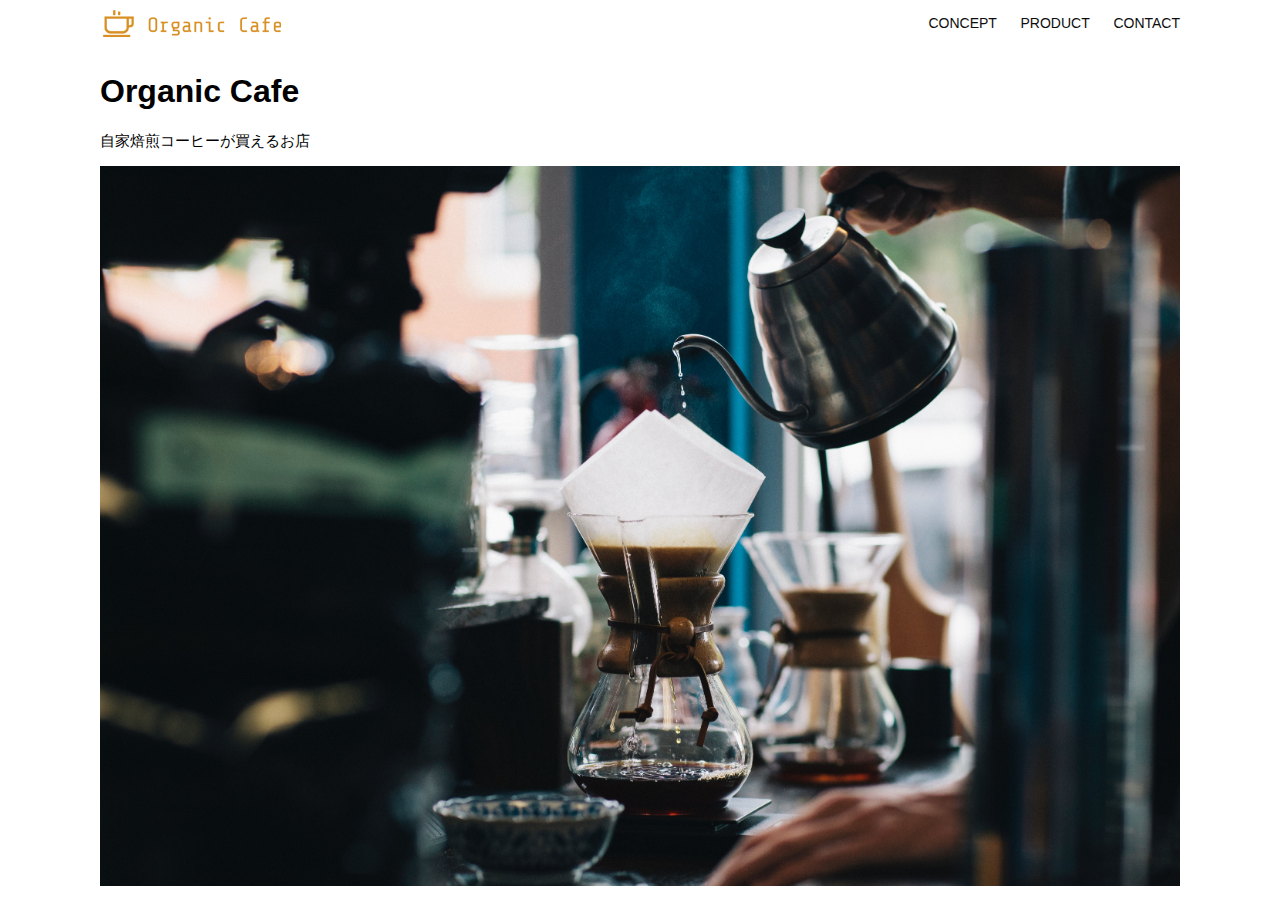
<file: html-css-kadai_013/index.html>
<!DOCTYPE html>
<html>
  <head>
    <title>Organic Cafe</title>
    <meta charset="UTF-8" />
    <meta
      name="description"
      content="自家焙煎のコーヒーがお家で楽しめるOrganic Cafe"
    />
    <meta name="viewport" content="width=device-width, initial-scale=1.0" />
    <link rel="stylesheet" href="style.css" />
  </head>
  <body>
    <!-- ヘッダー -->
    <header>
      <!-- ロゴ -->
      <a href="index.html" id="logo"
        ><img src="images/logo.png" alt="トップページに戻る"
      /></a>

      <!-- PC用ナビゲーション -->
      <nav id="nav-pc">
        <a href="index.html#concept">CONCEPT</a>
        <a href="index.html#product">PRODUCT</a>
        <a href="index.html#contact">CONTACT</a>
      </nav>

      <!-- スマートフォン向けのハンバーガーメニュー画像追加 -->
       <img id="menu-sp" src="images/button-menu.png" alt="ナビゲーションを開く" onclick="document.getElementById('nav-sp').style.display='block'">
   
      <!-- スマートフォン向けのナビゲーションを追加 -->
       <nav id="nav-sp">
        <img id="close" src="images/button-close.png" alt="ナビゲーションを閉じる" onclick="document.getElementById('nav-sp').style.display='none'">
        <a id="logo-sp" href="index.html" onclick="document.getElementById('nav-sp').style.display='none'"><img src="images/logo-sp.png" alt="トップページに戻る"></a>
        <a class="menu" href="index.html#concept" onclick="document.getElementById('nav-sp').style.display='none'">CONCEPT</a>
        <a class="menu" href="index.html#product" onclick="document.getElementById('nav-sp').style.display='none'">PRODUCT</a>
        <a class="menu" href="index.html#contact" onclick="document.getElementById('nav-sp').style.display='none'">CONTACT</a>
       </nav>

    </header>
    <main>
      <article>
        <!-- メインビジュアル -->
        <section id="main-visual">
          <div id="main-message">
            <h1>Organic Cafe</h1>
            <p>自家焙煎コーヒーが買えるお店</p>
          </div>
          <img
            src="images/main-image.jpg"
            alt="コーヒーをハンドドリップで淹れる画像"
          />
        </section>
      </article>
    </main>
  </body>
</html>
</file>
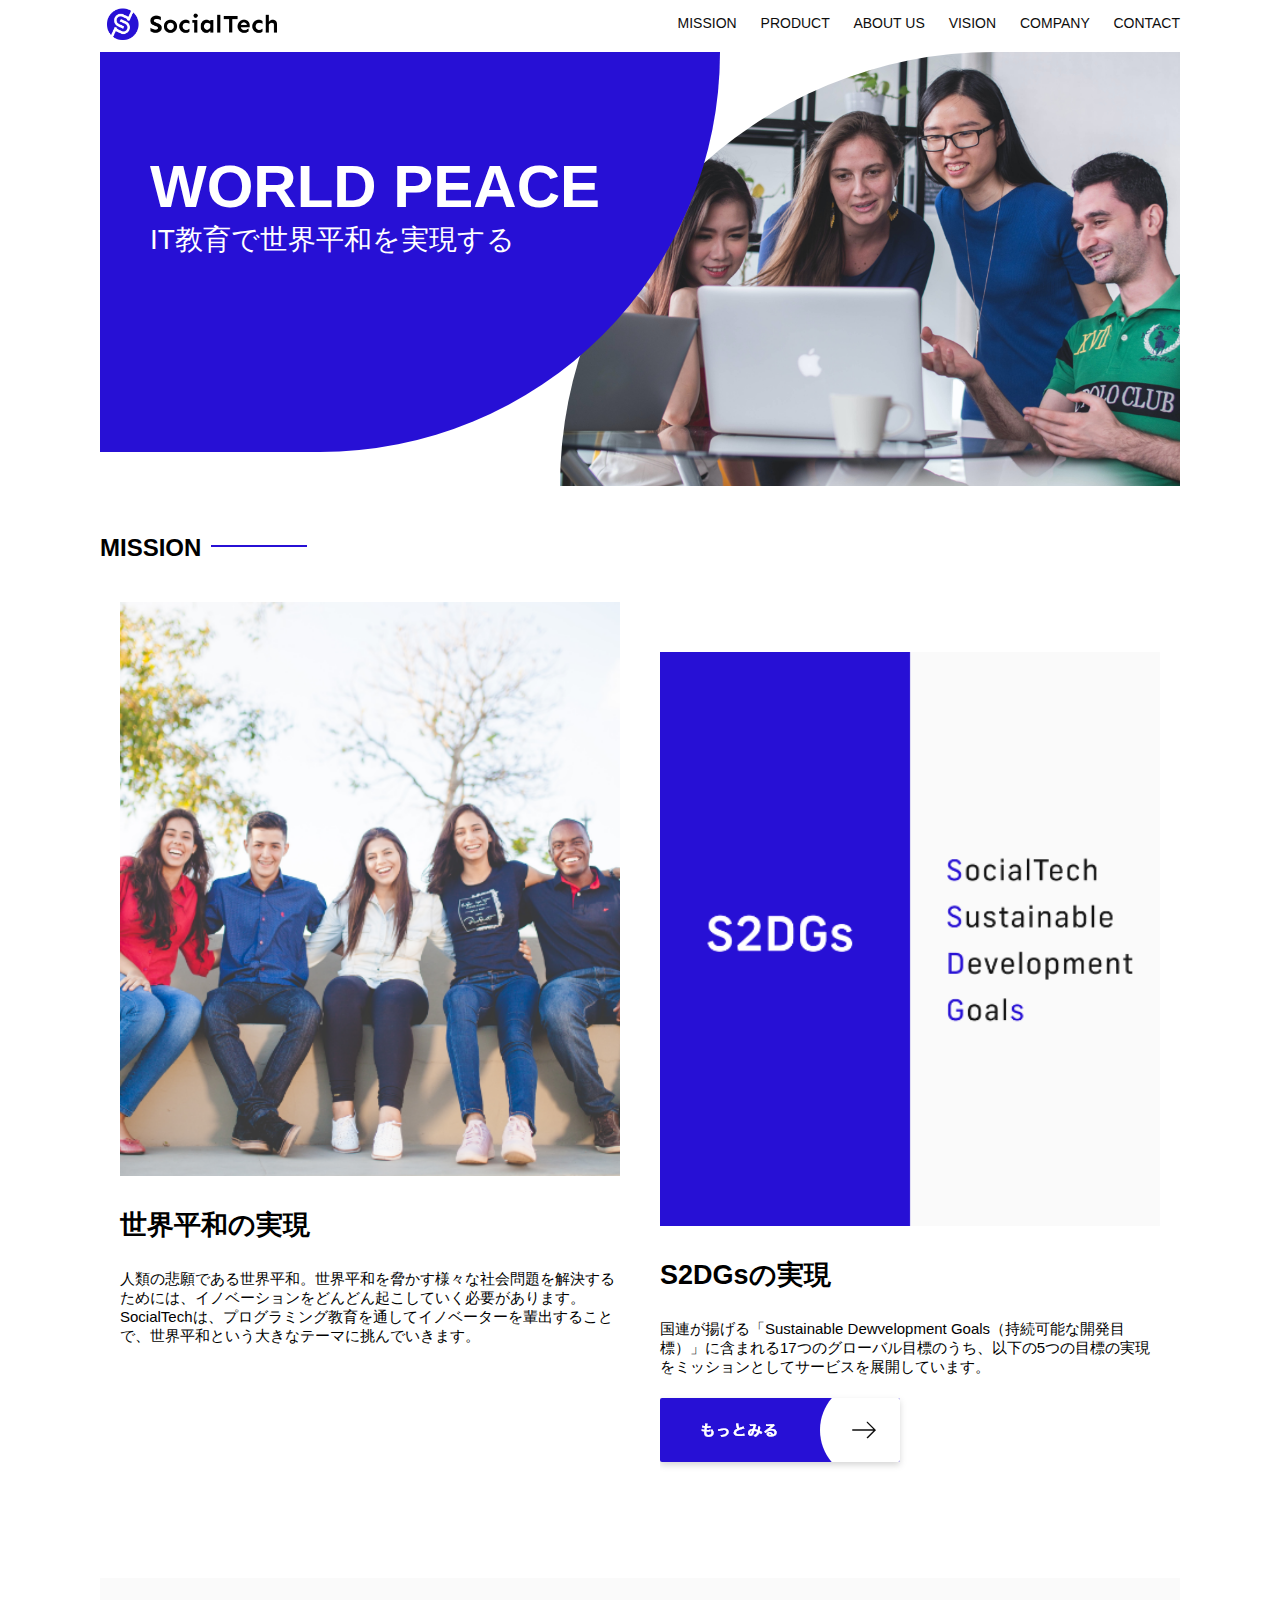
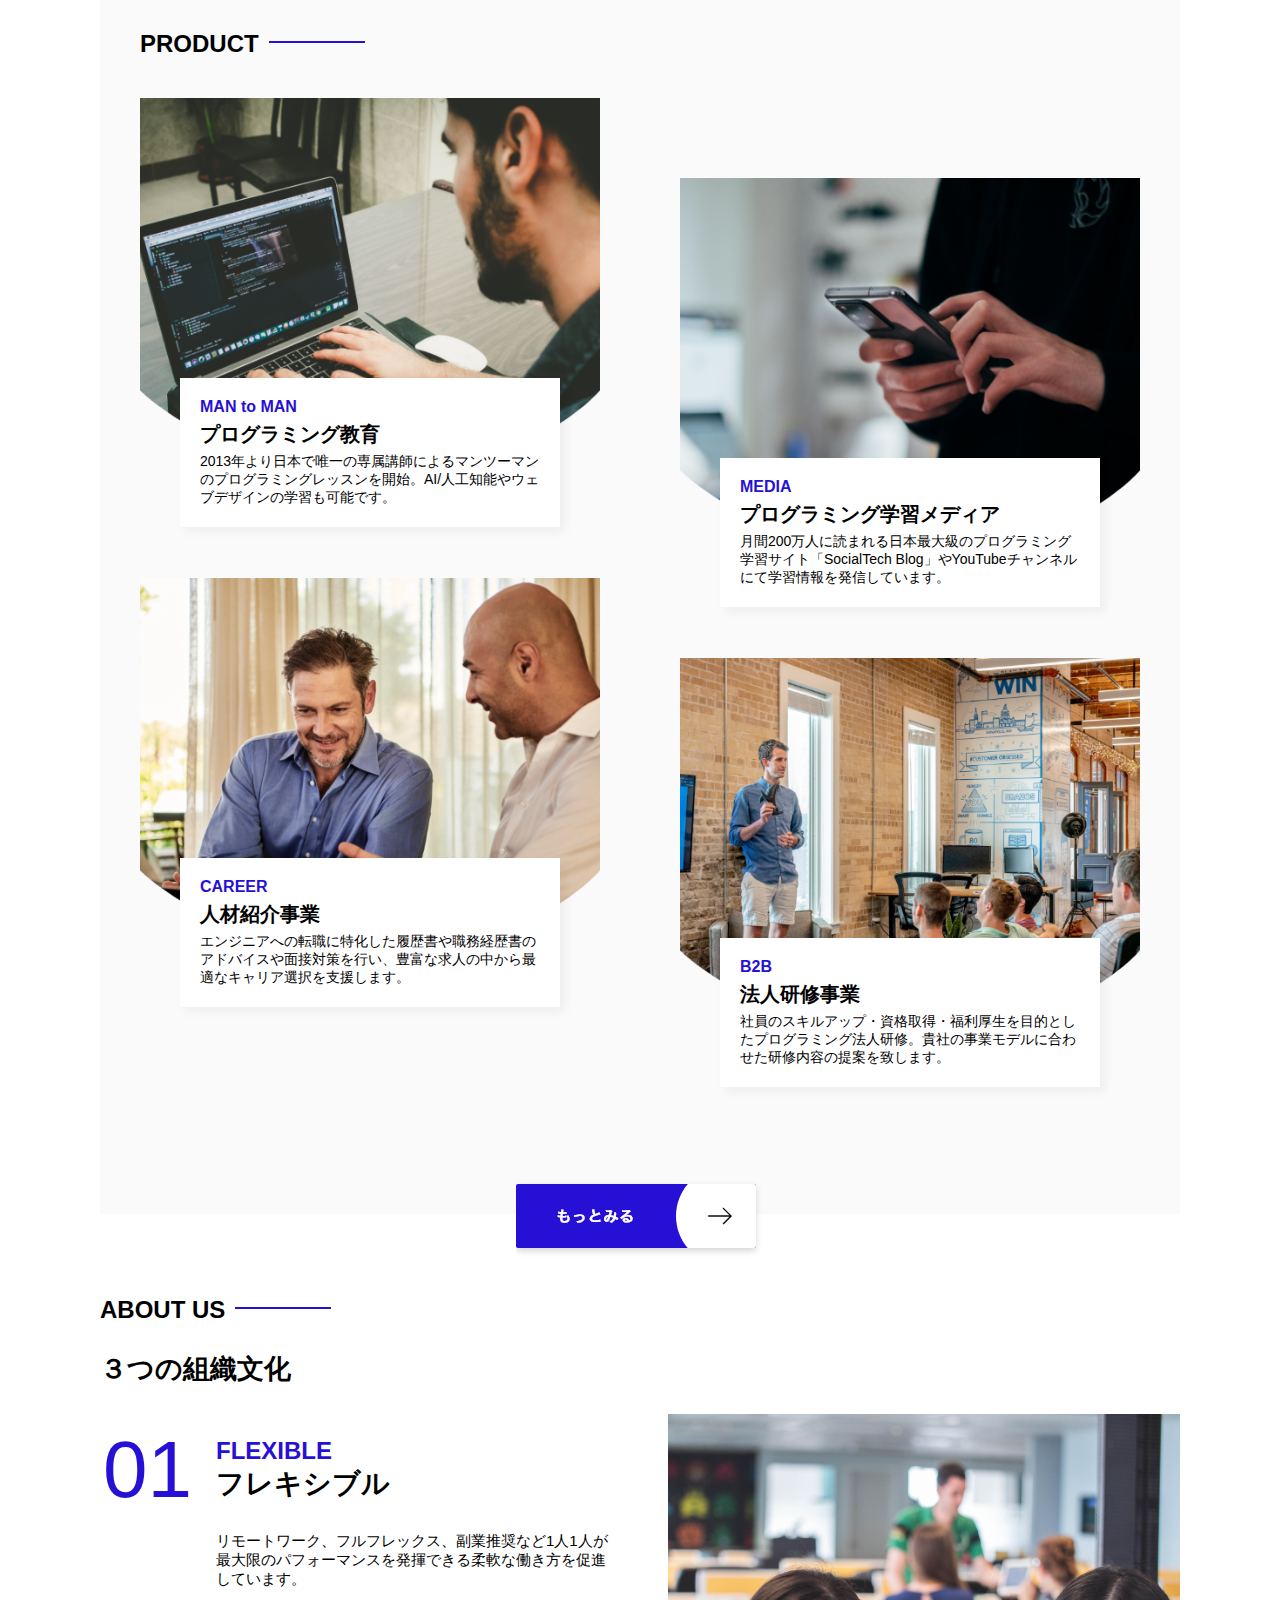
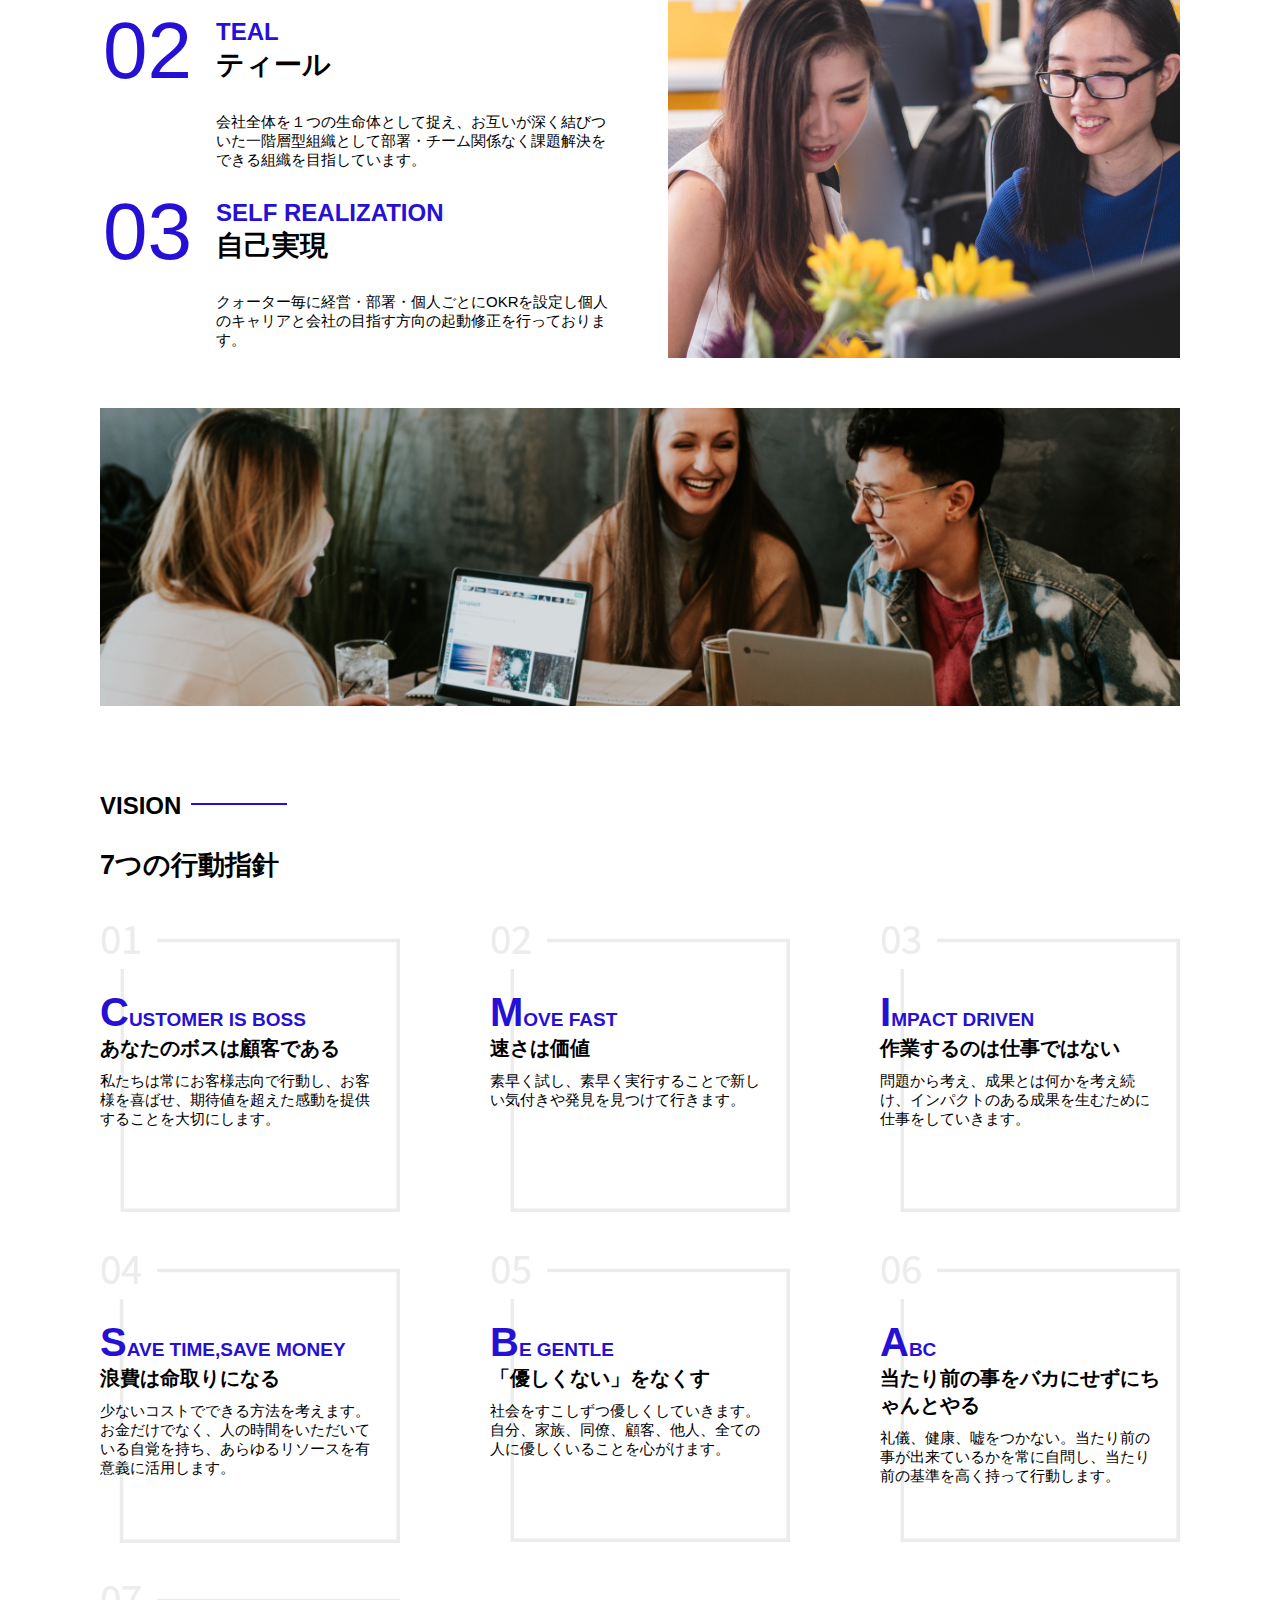
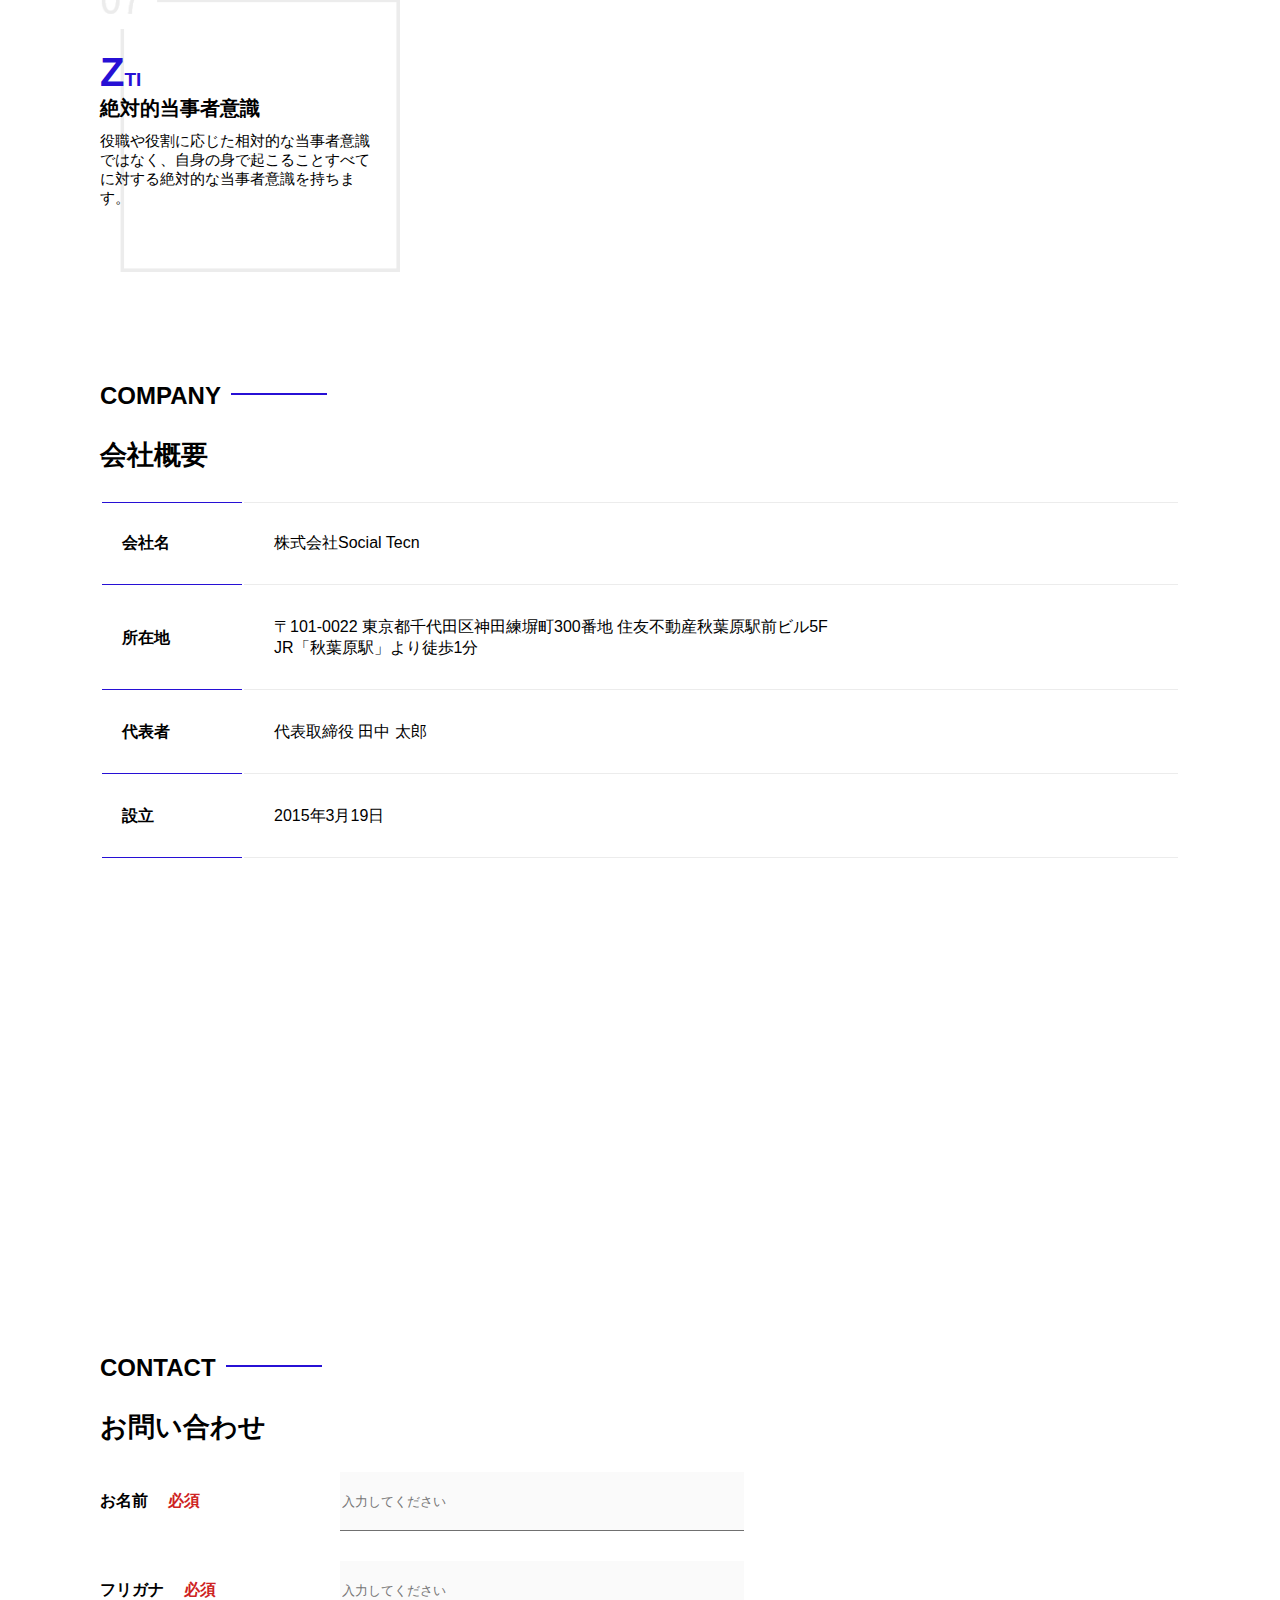
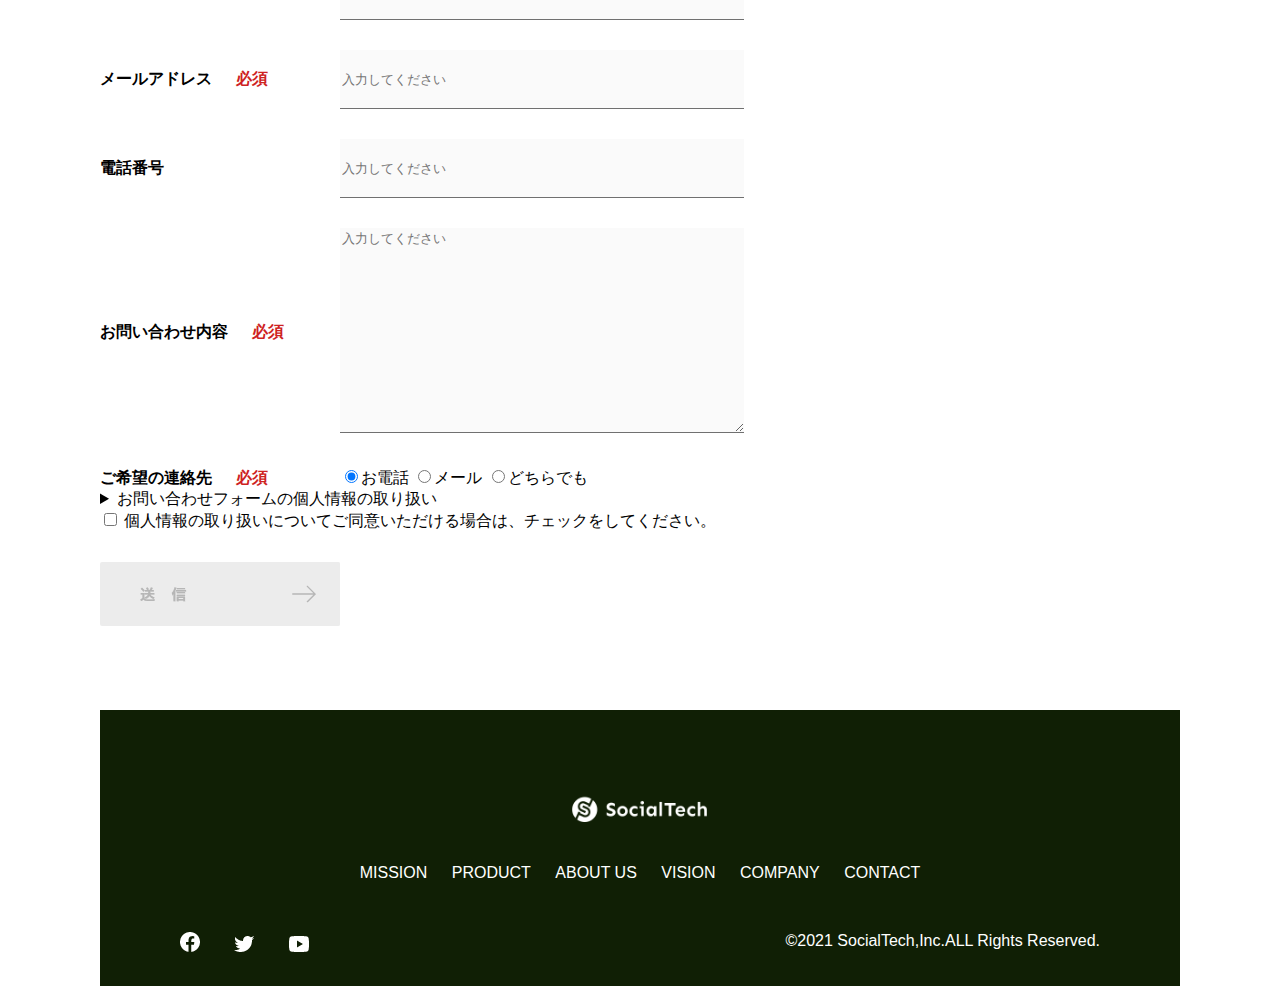
<file: kadai_tutorial_output/socialtech/index.html>
<!DOCTYPE html>
<html lang="ja">
<head>
  <meta charset="UTF-8">
  <meta name="viewport" content="width=device-width, initial-scale=1.0">
  <title>SocialTech</title>
  <meta name="description" content="  SocialTechは  ＥdＴech業界のリーディングカンパニーを目指します。">
  <link rel="stylesheet" href="style.css">
</head>
<body>
  <header>
    <!-- ロゴ -->
    <a href="index.html" id="logo"><img src="images/logo.png" alt="トップページに戻る"></a>

    <!-- PC用ナビゲーション -->
    <nav id="nav-pc">
      <a href="mission.html">MISSION</a>
      <a href="product.html">PRODUCT</a>
      <a href="index.html#aboutus">ABOUT US</a>
      <a href="index.html#vision">VISION</a>
      <a href="index.html#company">COMPANY</a>
      <a href="index.html#contact">CONTACT</a>
    </nav>
 <!--スマホ用メニューボタン  -->
    <img id="menu-sp" src="images/button-menu.png" alt="ナビゲーションを開く" onclick="document.getElementById('nav-sp').style.display='block'">

<!-- スマホ用ナビゲーション -->
      <nav id="nav-sp">
        <img id="close" src="images/button-close.png" alt="ナビゲーションを閉じる" onclick="document.getElementById('nav-sp').style.display='none'">
         <a id="logo-sp" href="index.html" onclick="document.getElementById('nav-sp').style.display='none'"><img src="images/logo-sp.png" alt="トップページに戻る"></a>
         <a class="menu" href="mission.html" onclick="document.getElementById('nav-sp').style.display='none'">MISSION</a>
         <a class="menu" href="product.html" onclick="document.getElementById('nav-sp').style.display='none'">PRODUCT</a>
         <a class="menu" href="index.html#aboutus" onclick="document. getElementById('nav-sp').style.display='none'">ABOUTUS</a>
         <a class="menu" href="index.html#vision" onclick="document. getElementById('nav-sp').style.display='none'">VISION</a>
         <a class="menu" href="index.html#company" onclick="document.getElementById('nav-sp').style.display='none'">COMPANY</a>
         <a class="menu" href="index.html#contact" onclick="document.getElementById('nav-sp').style.display='none'">CONTACT</a>
         <div id="sns">
          <a href="https://www.facebook.com"><img src="images/button-facebook.png" alt="Facebookのリンク"> </a>
          <a href="https://twitter.com/samuraijuku"><img src="images/button-twitter.png" alt="Twitterのリンク"></a>
          <a href="https://wwww.youtube.com/channel/UCCFOQO5aDK0xXam4cUQXT8g"><img src="images/button-youtube.png" alt="YouTubeのリンク"></a>
         </div>
      </nav>
</header>
</body>
  <main>
    <article>
      <section id="main-visual">
        <div id="main-message">
          <h1>WORLD PEACE</h1>
          <p>IT教育で世界平和を実現する</p>
        </div>
          <img src="images/index/index-main.png" alt="PCの周りに集まる多国籍の仲間たち">
      </section>
    </article>

    <!-- ミッション -->
    <section id="mission">
      <h2 class="index-h2">MISSION</h2>
      <div id="mission-flex">
        <div>
          <img id="mission-photo" src="images/index/index-mission.png" alt="屋外のベンチで写真を撮影する多国籍の仲間たち">
          <h3>世界平和の実現</h3>
          <p>
            人類の悲願である世界平和。世界平和を脅かす様々な社会問題を解決するためには、イノベーションをどんどん起こしていく必要があります。SocialTechは、プログラミング教育を通してイノベーターを輩出することで、世界平和という大きなテーマに挑んでいきます。
          </p>
        </div>
        <div>
          <img id="s2dgs" src="images/index/s2dgs.png" alt="S2DGs">
          <h3>S2DGsの実現</h3>
          <p>国連が揚げる「Sustainable Dewvelopment Goals（持続可能な開発目標）」に含まれる17つのグローバル目標のうち、以下の5つの目標の実現をミッションとしてサービスを展開しています。</p>
          <a href="mission.html"><img src="images/button-more.png" alt="もっとみる"></a> 
        </div>    
      </div>
    </section>

    <!-- プロダクト -->
    <section id="product">
        <h2 class="index-h2">PRODUCT</h2>
        <div>
          <div id="product-left">
            <div>
              <img class="product-photo" src="images/index/index-mantoman.png" alt="PCでコードを書く男性">
              <div class="product-explain">
                <span>MAN to MAN</span>
                <h3>プログラミング教育</h3>
                <p>2013年より日本で唯一の専属講師によるマンツーマンのプログラミングレッスンを開始。AI/人工知能やウェブデザインの学習も可能です。</p>
                </div>
            </div>
            <div>
              <img class="product-photo" src="images/index/index-career.png" alt="笑顔で話し合う２人の男性">
              <div class="product-explain">
                <span>CAREER</span>
                <h3>人材紹介事業</h3>
                <p>エンジニアへの転職に特化した履歴書や職務経歴書のアドバイスや面接対策を行い、豊富な求人の中から最適なキャリア選択を支援します。</p>
              </div>
            </div>
          </div>
          <div id="product-right">
            <div>
              <img class="product-photo" src="images/index/index-media.png" alt="スマートを操作する人">
              <div class="product-explain">
                <span>MEDIA</span>
                <h3>プログラミング学習メディア</h3>
                <p>月間200万人に読まれる日本最大級のプログラミング学習サイト「SocialTech Blog」やYouTubeチャンネルにて学習情報を発信しています。</p>
              </div>
            </div>              
            <div>
              <img class="product-photo" src="images/index/index-b2b.png" alt="講演中の男性とどれを聴く人々">
              <div class="product-explain">
                <span>B2B</span>
                <h3>法人研修事業</h3>
                <p>社員のスキルアップ・資格取得・福利厚生を目的としたプログラミング法人研修。貴社の事業モデルに合わせた研修内容の提案を致します。</p>
              </div>
            </div>
          </div>
        </div>
          <div>
            <a id="product-more" href="product.html">
              <img src="images/button-more.png" alt="もっとみる">
            </a>
          </div>
        </div>
    </section>

   <!-- ABOUT US -->
    <section id="aboutus">
      <h2 class="index-h2">ABOUT US</h2>
      <h3>３つの組織文化</h3>
      <div>
        <table class="culture-table">
          <tr>
            <td>
              <span class="culture-num">01</span>
            </td>
            <td>
              <span class="culture-en">FLEXIBLE</span>
              <span class="culture-jp">フレキシブル</span>
            </td>
          </tr>
          <tr>
            <td>
              
            </td>
            <td>
              <p class="culture-description">
                リモートワーク、フルフレックス、副業推奨など1人1人が最大限のパフォーマンスを発揮できる柔軟な働き方を促進しています。
              </p>
            </td>
          </tr>
          <tr>
            <td>
              <span class="culture-num" >02</span>
            </td>
            <td>
              <span class="culture-en">TEAL</span>
              <span class="culture-jp">ティール</span>
            </td>
          </tr>
          <tr>
            <td>

            </td>
            <td>
              <p class="culture-description">
                会社全体を１つの生命体として捉え、お互いが深く結びついた一階層型組織として部署・チーム関係なく課題解決をできる組織を目指しています。
              </p>
            </td>
          </tr>
          <tr>
            <td>
              <span class="culture-num">03</span>
            </td>
            <td>
              <span class="culture-en">SELF REALIZATION</span>
              <span class="culture-jp">自己実現</span>
            </td>
          </tr>
          <tr>
            <td>

            </td>
            <td>
              <p class="culture-description">
                クォーター毎に経営・部署・個人ごとにOKRを設定し個人のキャリアと会社の目指す方向の起動修正を行っております。
              </p>
            </td>
          </tr>
        </table>
        <img class="culture-img" src="images/index/index-aboutus1.png" alt="笑顔で話し合う2人の女性">
      </div>
        <img class="culture-img2" src="images/index/index-aboutus2.png" alt="笑顔で話し合う3人の男女">
    </section>

    <!--VISION  -->
    <section id="vision">
      <h2 class="index-h2">VISION</h2>
      <h3>7つの行動指針</h3>
      <div>
        <div class="vision-box">
          <img src="images/index/vision-01.png" alt="01">
          <span>
            <h4>CUSTOMER IS BOSS</h4>
            <h5>あなたのボスは顧客である</h5>
            <p>私たちは常にお客様志向で行動し、お客様を喜ばせ、期待値を超えた感動を提供することを大切にします。</p>
          </span>
        </div>
        <div class="vision-box">
          <img src="images/index/vision-02.png" alt="02">
          <span>
            <h4>MOVE FAST</h4>
            <h5>速さは価値</h5>
            <p>素早く試し、素早く実行することで新しい気付きや発見を見つけて行きます。</p>
          </span>
        </div>
        <div class="vision-box">
          <img src="images/index/vision-03.png" alt="03">
          <span>
            <h4>IMPACT DRIVEN</h4>
            <h5>作業するのは仕事ではない</h5>
            <p>問題から考え、成果とは何かを考え続け、インパクトのある成果を生むために仕事をしていきます。</p>
          </span>
        </div>
        <div class="vision-box">
          <img src="images/index/vision-04.png" alt="04">
          <span>
            <h4>SAVE TIME,SAVE MONEY</h4>
            <h5>浪費は命取りになる</h5>
            <p>少ないコストでできる方法を考えます。お金だけでなく、人の時間をいただいている自覚を持ち、あらゆるリソースを有意義に活用します。</p>
          </span>
        </div>
        <div class="vision-box">
          <img src="images/index/vision-05.png" alt="05">
          <span>
            <h4>BE GENTLE</h4>
            <h5>「優しくない」をなくす</h5> 
            <p>社会をすこしずつ優しくしていきます。自分、家族、同僚、顧客、他人、全ての人に優しくいることを心がけます。</p>
          </span>
        </div>
        <div class="vision-box">
          <img src="images/index/vision-06.png" alt="06">
          <span>
            <h4>ABC</h4>
            <h5>当たり前の事をバカにせずにちゃんとやる</h5>
            <p>礼儀、健康、嘘をつかない。当たり前の事が出来ているかを常に自問し、当たり前の基準を高く持って行動します。</p>
          </span>
        </div>
       <div class="vision-box">
        <img src="images/index/vision-07.png" alt="07">
        <span>
          <h4>ZTI</h4>
          <h5>絶対的当事者意識</h5>
          <p>役職や役割に応じた相対的な当事者意識ではなく、自身の身で起こることすべてに対する絶対的な当事者意識を持ちます。</p>
        </span>
       </div>
      </div>
    </section>

  <!-- COMPANY -->
   <section id="company">
      <h2 class="index-h2">COMPANY</h2>
      <h3>会社概要</h3>
      <table id="company-table">
        <tr>
          <th class="tableheader-first">会社名</th>
          <td class="cell-first">株式会社Social Tecn</td>
        </tr>
        <tr>
          <th class="tableheader">所在地</th>
          <td class="cell">〒101-0022 東京都千代田区神田練塀町300番地 住友不動産秋葉原駅前ビル5F<br>JR「秋葉原駅」より徒歩1分</td>
        </tr>
        <tr>
          <th class="tableheader">代表者</th>
          <td class="cell">代表取締役 田中 太郎</td>
        </tr>
        <tr>
          <th class="tableheader">設立</th>
          <td class="cell">2015年3月19日</td>
        </tr>
      </table>
      <iframe src="https://www.google.com/maps/embed?pb=!1m18!1m12!1m3!1d6480.137710267359!2d139.77207767563567!3d35.699923172581265!2m3!1f0!2f0!3f0!3m2!1i1024!2i768!4f13.1!3m3!1m2!1s0x60188fee13660e23%3A0x77137876edf742ac!2z5L2P5Y-L5LiN5YuV55Sj56eL6JGJ5Y6f6aeF5YmN44OT44Or!5e0!3m2!1sja!2sjp!4v1719234906736!5m2!1sja!2sjp" width="600" height="450" style="border:0;" allowfullscreen="" loading="lazy" referrerpolicy="no-referrer-when-downgrade"></iframe>
    </section>

    <!-- お問い合わせフォーム -->
     <section id="contact">
      <h2 class="index-h2">CONTACT</h2>
      <h3>お問い合わせ</h3>
      <form action="#">
        <div>
          <div class="contact-heading">
            <label class="contact-label">お名前<span class="contact-span">必須</span></label>
          </div>
        <div>
          <input type="text" name="name" placeholder="入力してください" class="contact-textbox">
        </div>
       </div>
       <div>
        <div class="contact-heading">
          <label class="contact-label">フリガナ<span class="contact-span">必須</span></label>
        </div>
        <div>
          <input type="text" name="hurigana " placeholder="入力してください" class="contact-textbox">
        </div>
       </div>
       <div>
        <div class="contact-heading">
          <label class="contact-label">メールアドレス <span class="contact-span">必須</span></label>
        </div>
          <div>
            <input type="text" name="email" placeholder="入力してください" class="contact-textbox">
          </div>
       </div>
       <div>
        <div class="contact-heading">
          <label class="contact-label"">電話番号</label>
        </div>
        <div>
          <input type="text" name="tel" placeholder="入力してください" class="contact-textbox">
        </div>
       </div>
       <div>
        <div class="contact-heading">
          <label class="contact-label">お問い合わせ内容 <span class="contact-span">必須</span></label>
        </div>
        <div>
          <textarea class="contact-textarea" placeholder="入力してください" name="message"></textarea>
        </div>
       </div> 
       <div>
        <div class="contact-heading">
          <label class="contact-label">ご希望の連絡先   <span class="contact-span">必須</span></label>
        </div>
        <div>
          <input class="radiobutton" type="radio" value="tel" name="contact" checked><label>お電話</label>
          <input class="radiobutton" type="radio" value="mail" name="contact"><label>メール</label>
          <input class="radiobutton" type="radio" value="both" name="contact"><label>どちらでも</label>
       </div>
        <div>
          <details>
            <summary>お問い合わせフォームの個人情報の取り扱い</summary>
            <div>
              <span>１．組織の名称又は氏名</span><br>
              株式会社SocialTech<br><br>
              <span>２．個人情報保護管理者（若しくはその代理人）の氏名又は職名、所属及び連絡先
                鈴木 一郎 コーポレート部</span><br>
              メールアドレス：samurai@example.com<br>
              TEL：03-1234-5678<br>
              <span>３．個人情報の利用目的</span><br>
              ・本サービス及び本サービスに関連する情報の提供又はそれらに関する連絡のため<br>
              ・ユーザーの本人確認のため<br>
              ・当社サービスのご案内のため<br>
              ・当社の商品等の広告または宣伝（電子メールによるものを含むものとします。）<br><br>
              <span>４．個人情報の取り扱い業務の委託</span><br>
              個人情報の取扱業務の全部または一部を外部に業務委託する場合があります。<br>
              その際、弊社は、個人情報を適切に保護できる管理体制を敷き実行していることを条件として<br>
              委託先を厳選したうえで、機密保持契約を委託先と締結し、お客様の個人情報を厳密に管理させます。<br><br>
              <span>５．個人情報の開示等の請求</span><br>
              お客様は、弊社に対してご自身の個人情報の開示等（利用目的の通知、開示、内容の訂正・追加・削除、利用の停止または消去、第三者への提供の停止）に関して、当社問合わせ窓口に申し出ることができます。<br>
              その際、弊社はお客様ご本人を確認させていただいたうえで、合理的な期間内に対応いたします。<br><br>
              なお、個人情報に関する弊社問合わせ先は、次の通りです。<br><br>
              株式会社SocialTech　個人情報問合せ窓口<br>
              〒101-0022 東京都千代田区神田練塀町300番地 住友不動産秋葉原駅前ビル5F<br>
              メールアドレス：samurai@example.com　TEL：03-1234-5678<br><br>
              <span>６．個人情報を提供されることの任意性について</span><br><br>
              お客様がご自身の個人情報を弊社に提供されるか否かは、お客様のご判断によりますが、もしご提供されない場合には、適切なサービスが提供できない場合がありますので予めご了承ください。
            </div>
          </details>
          <input type="checkbox" name="agree">
          <span>個人情報の取り扱いについてご同意いただける場合は、チェックをしてください。</span>
        </div>
      </div>
      <input type="image" src="images/button-submit.png" alt="送信する">
   </form>
 </section>
</article>
<footer>
<div id="footer-logo">
  <img src="images/logo-sp.png" alt="SocialTech">
</div>
<div id="footer-link">
  <a href="mission.html">MISSION</a>
  <a href="product.html">PRODUCT</a>
  <a href="index.html#aboutus">ABOUT US</a>
  <a href="index.html#vision">VISION</a>
  <a href="index.html#company">COMPANY</a>
  <a href="index.html#contact">CONTACT</a>
</div>
<div id="sns-footer">
  <a href="https://www.facebook.com/sejuku2013"><img src="images/button-facebook.png" alt="Facebookのリンク"></a>
  <a href="https://twitter.com/samuraijuku"><img src="images/button-twitter.png" alt="Twitterのリンク"></a>
  <a href="https://www.youtube.com/channel/UCCFOQO5aDK0xXam4cUQXT8g"><img src="images/button-youtube.png" alt="YouTubeのリンク"></a>
  <span id="copyright">&copy;2021 SocialTech,Inc.ALL Rights Reserved.</span>
  
</footer>









</main>
</body>
</html>
</file>
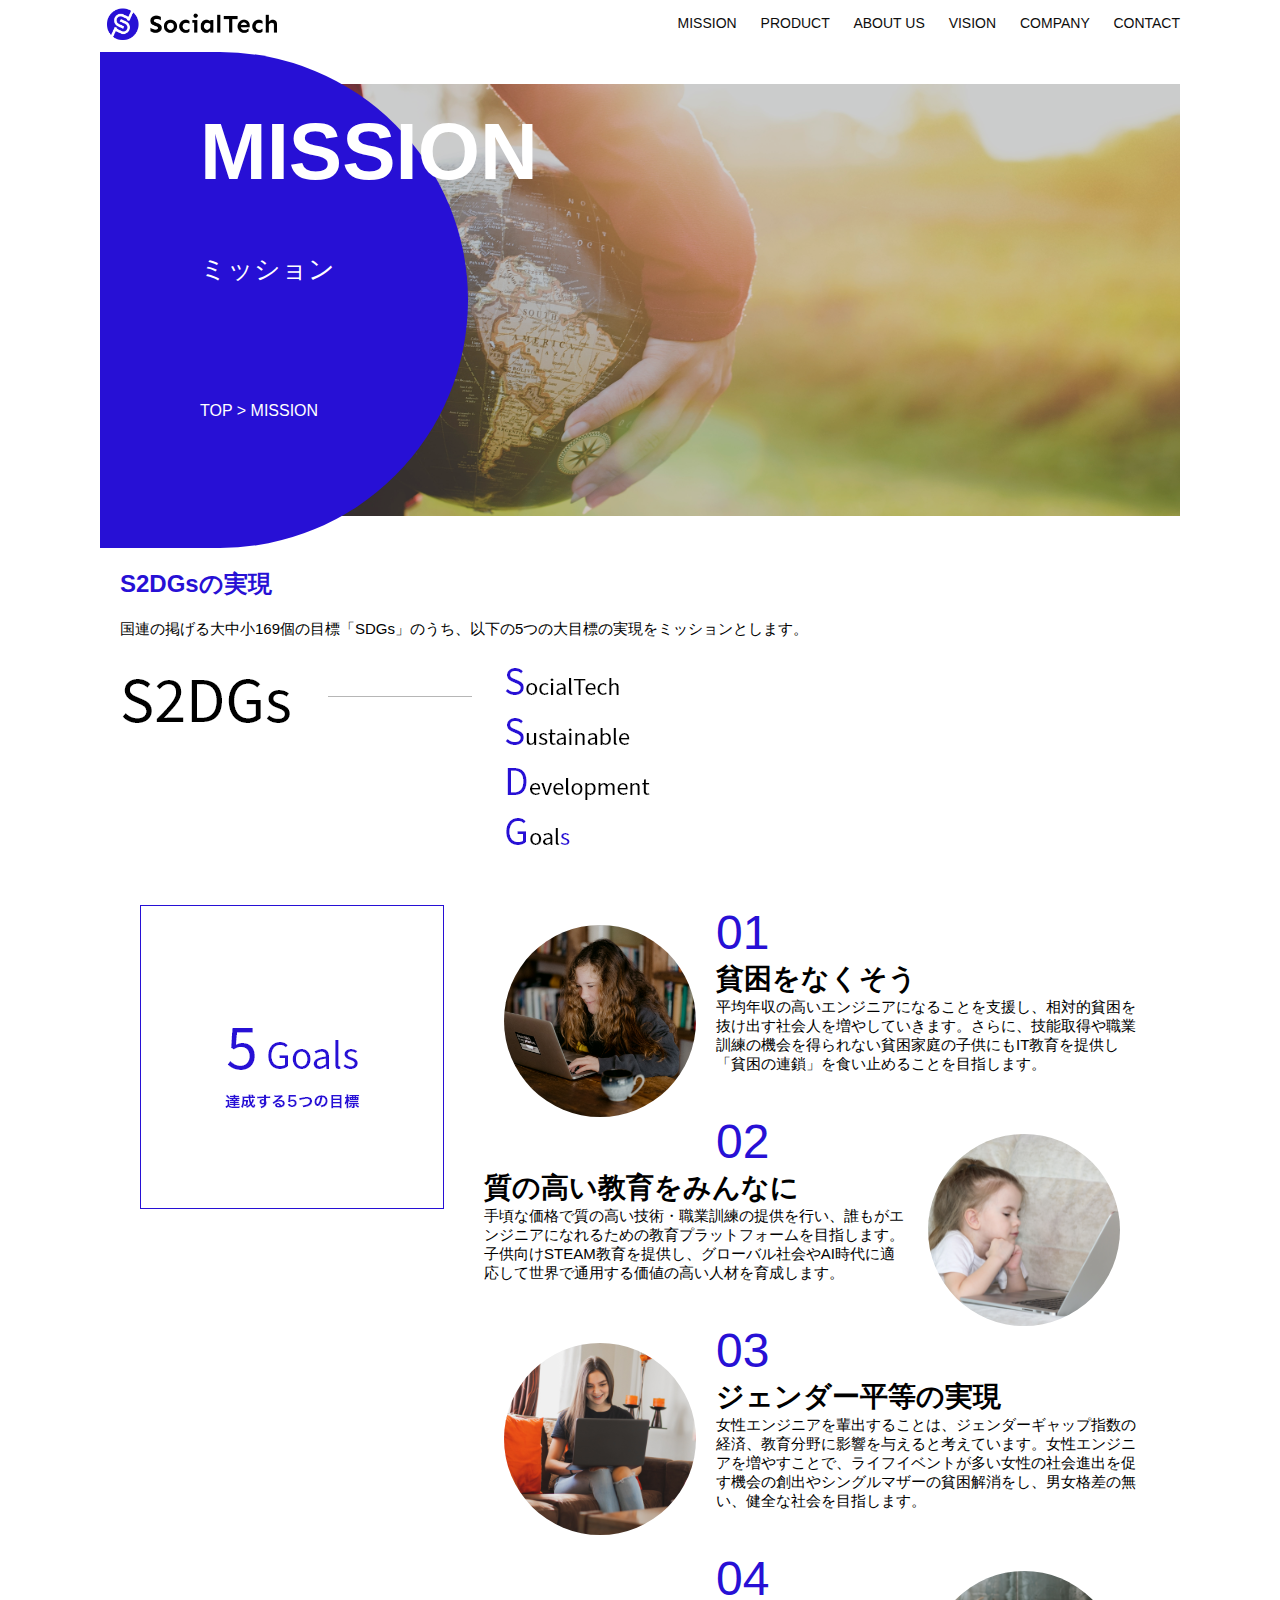
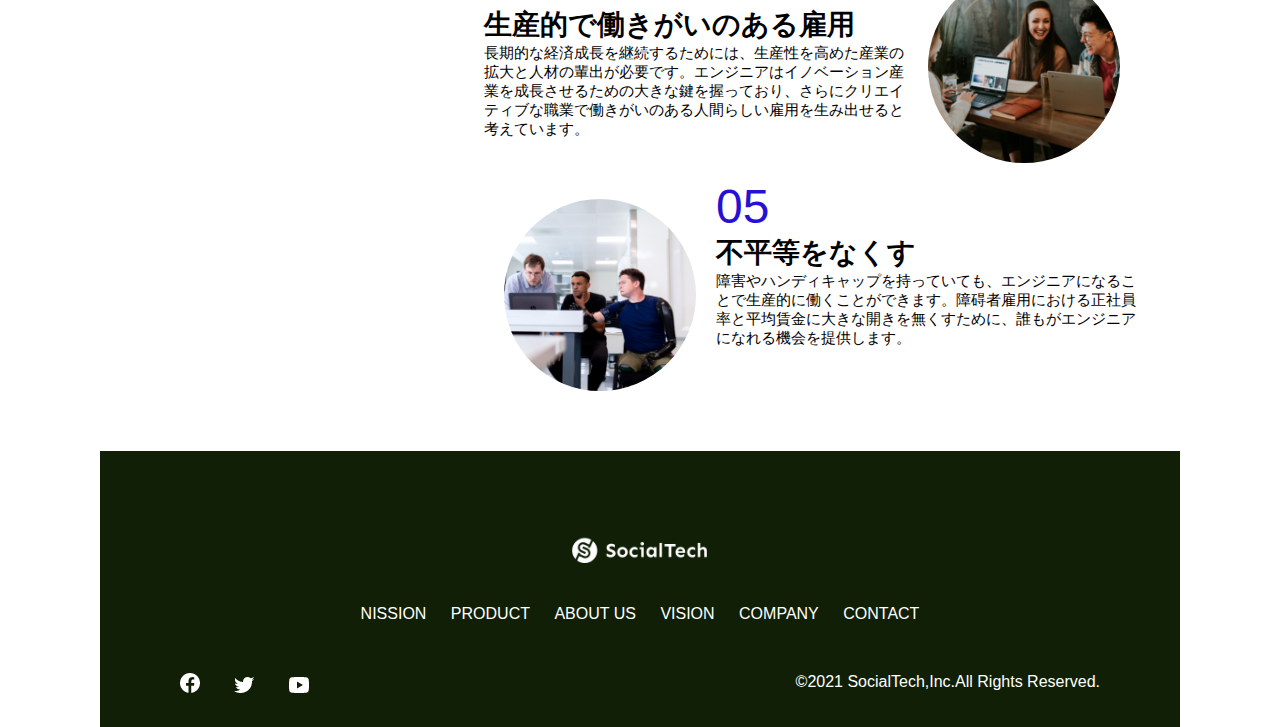
<file: kadai_tutorial_output/socialtech/mission.html>
<!DOCTYPE html>
<html lang="ja">
<head>
  <meta charset="UTF-8">
  <meta name="viewport" content="width=device-width, initial-scale=1.0">
  <title>SocialTech-MISSION ミッション-</title>
  <meta name="description" content="SocialTechが目指す５つの目標（Ｓ2ＤＧs）を紹介します">
  <link rel="stylesheet" href="style.css">
</head>

<body>
  <header>
  <!-- ロゴ -->
    <a href="index.html" id="logo"><img src="images/logo.png" alt="トップページに戻る"></a>
  
  <!--PC用ナビゲーション 　 -->
    <nav id="nav-pc">
      <a href="mission.html">MISSION</a>
      <a href="product.html">PRODUCT</a>
      <a href="index.html#aboutus">ABOUT US</a>
      <a href="index.html#vision">VISION</a>
      <a href="index.html#company">COMPANY</a>
      <a href="index.html#contact">CONTACT</a>
    </nav>

  <!-- スマホ用メニューボタン -->
    <img id="menu-sp" src="images/button-menu.png" alt="ナビゲーションを開く" onclick="document.getElementById(nav-sp).style.display='block'">

  <!-- スマホ用ナビゲーション -->
    <nav id="nav-sp">
      <img id="close" src="images/button-close.png" alt="ナビゲーションを閉じる" onclick="document.getElementById('nav-sp').style.display='none'">
      <a id="logo-sp"  href="index.html" onclick="document.getElementById('nav-sp').style.display='none'"><img src="images/logo-sp.png" alt="トップページに戻る"></a>
      <a class="menu" href="mission.html" onclick="document.getElementById('nav-sp').style.display='none'">MISSION</a>    
      <a class="menu" href="product.html" onclick="document.getElementById('nap-pc').style.display='none'">PRODUCT</a>
      <a class="menu" href="index.html#aboutus" onclick="document.getElementById('nav-sp').style.display='none'">ABOUTUS</a>
      <a class="menu" href="index.html#vision" onclick="document.getElementById('nav-sp').style.display='none'">VISION</a>
      <a class="menu" href="index.html#company" onclick="document.getElementById('nav-sp').style.display='none'">COMPANY</a>
      <a class="menu" href="index.html#contact" onclick="document.getElementById('nav-sp').style.display='none'">CONTACT</a>
      <div id="sns">
        <a href="https://www.facebook.com/sejuku2013"><img src="images/button-facebook.png" alt="Facebookのリンク"></a>
        <a href="https://twitter.com/samuraijuku"><img src="images/button-twitter.png" alt="titleのリンク"></a>
        <a href="https://www.youtube.com/channel/UCCFOQO5aDK0xXam4cUQXT8g"><img src="images/button-youtube.png" alt="YouTubeのリンク"></a>
      </div>
    </nav> 
  </header>
  <main>
   <article>
    <section id="mission-main">
      <div id="mission-title">
        <h1>MISSION</h1>
        <span>ミッション</span>
        <div>TOP > MISSION</div>
      </div>
    </section>
    <section id="mission-s2dgs">
      <h2 class="mission-h2">S2DGsの実現</h2>
      <p>国連の掲げる大中小169個の目標「SDGs」のうち、以下の5つの大目標の実現をミッションとします。</p>
      <img src="images/mission/mission-s2dgs.png" alt="S2DGs">
    </section>
    <section id="mission-5goals">
      <div>
        <img id="s2dgs-image" src="images/mission/mission-5goals.png" alt="5Goals">
      </div>
      <div>
      <div>
        <img class="fivegoals-image-left" src="images/mission/mission-5goals01.png" alt="PCを操作する女の子">
        <span class="fivegoals-number">01</span>
        <h3 class="fivegoals-h3">貧困をなくそう</h3>
        <p class="fivegoals-p">
          平均年収の高いエンジニアになることを支援し、相対的貧困を抜け出す社会人を増やしていきます。さらに、技能取得や職業訓練の機会を得られない貧困家庭の子供にもIT教育を提供し「貧困の連鎖」を食い止めることを目指します。
         </p>
      </div>

      <div>
        <img class="fivegoals-image-right" src="images/mission/mission-5goals02.png" alt="PCを見つめる小さい女の子">
        <span class="fivegoals-number">02</span>
        <h3 class="fivegoals-h3">質の高い教育をみんなに</h3>
        <p class="fivegoals-p">
         手頃な価格で質の高い技術・職業訓練の提供を行い、誰もがエンジニアになれるための教育プラットフォームを目指します。子供向けSTEAM教育を提供し、グローバル社会やAI時代に適応して世界で通用する価値の高い人材を育成します。
        </p>
      </div>

      <div>
        <img class="fivegoals-image-left" src="images/mission/mission-5goals03.png" alt="PCを操作する女性">
        <span class="fivegoals-number">03</span>
        <h3 class="fivegoals-h3">ジェンダー平等の実現</h3>  
        <p class="fivegoals-p">
          女性エンジニアを輩出することは、ジェンダーギャップ指数の経済、教育分野に影響を与えると考えています。女性エンジニアを増やすことで、ライフイベントが多い女性の社会進出を促す機会の創出やシングルマザーの貧困解消をし、男女格差の無い、健全な社会を目指します。
        </p>
      </div>

      <div>
        <img class="fivegoals-image-right" src="images/mission/mission-5goals04.png" alt="笑顔で話し合う３人の男女">
        <span class="fivegoals-number">04</span>
        <h3 class="fivegoals-h3">生産的で働きがいのある雇用</h3>
        <p class="fivegoals-p">
          長期的な経済成長を継続するためには、生産性を高めた産業の拡大と人材の輩出が必要です。エンジニアはイノベーション産業を成長させるための大きな鍵を握っており、さらにクリエイティブな職業で働きがいのある人間らしい雇用を生み出せると考えています。
        </p>
      </div>

      <div>
        <img class="fivegoals-image-left" src="images/mission/mission-5goals05.png" alt="障害を持つ男性が生き生きと働く様子">
        <span class="fivegoals-number">05</span>
        <h3 class="fivegoals-h3">不平等をなくす</h3>  
        <p class="fivegoals-p">
          障害やハンディキャップを持っていても、エンジニアになることで生産的に働くことができます。障碍者雇用における正社員率と平均賃金に大きな開きを無くすために、誰もがエンジニアになれる機会を提供します。
        </p>
      </div>
    </div>
    </section>





   </article>
   <footer>
    <div id="footer-logo">
      <img src="images/logo-sp.png" alt="SocialTech">
    </div>
    <div id="footer-link">
      <a href="mission.html">NISSION</a>
      <a href="product.html">PRODUCT</a>
      <a href="index.html#aboutus">ABOUT US</a>
      <a href="index.html#vision">VISION</a>
      <a href="index.html#company">COMPANY</a>
      <a href="index.html#contact">CONTACT</a>
    </div>
    <div id="sns-footer">
      <a href="https://www.facebook.com/sejuku2013"><img src="images/button-facebook.png" alt="Facebookのリンク"></a>
      <a href="https://twitter.com/samuraijuku"><img src="images/button-twitter.png" alt="titleのリンク"></a>
      <a href="https://www.youtube.com/channel/UCCFOQO5aDK0xXam4cUQXT8g"><img src="images/button-youtube.png" alt="YouTubeのリンク"></a>
      <span id="copyright">&copy;2021 SocialTech,Inc.All Rights Reserved.</span>
    </div>

   </footer>
  </main>
  





</body>
</html>
</file>
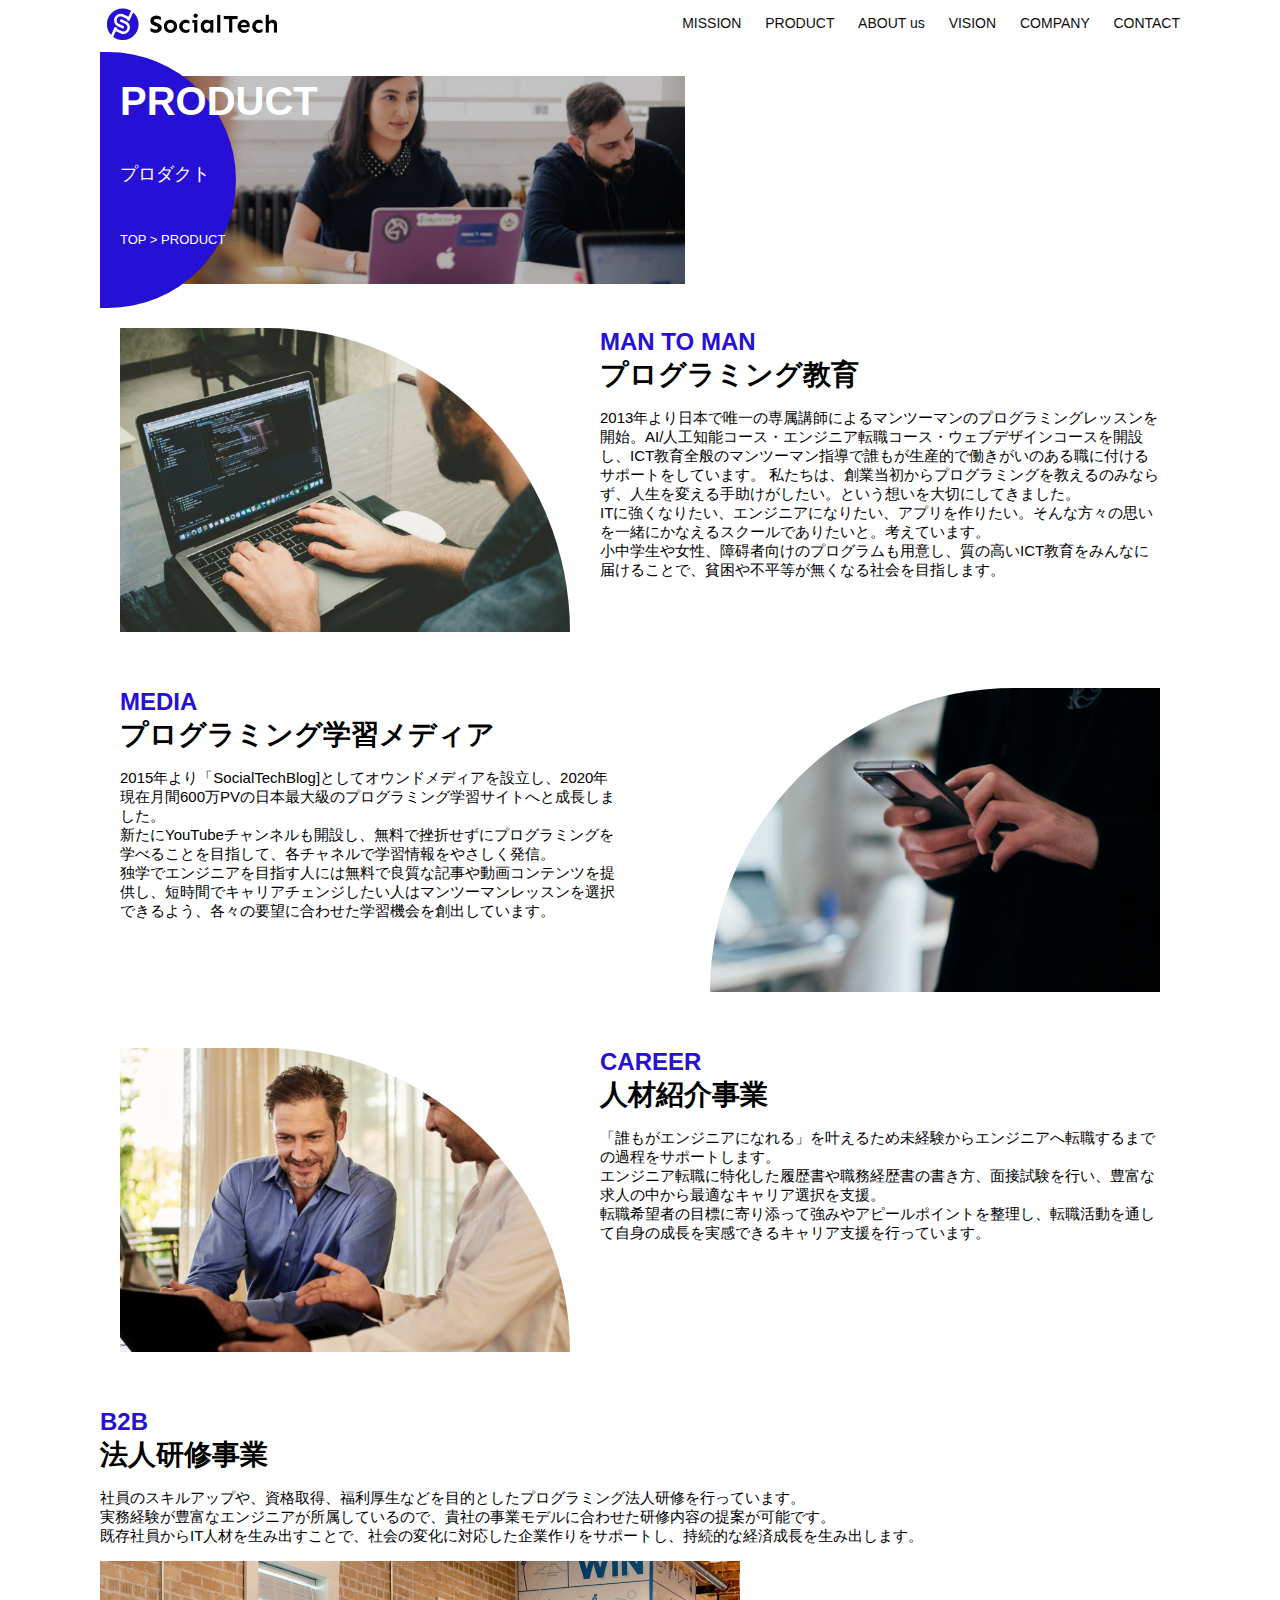
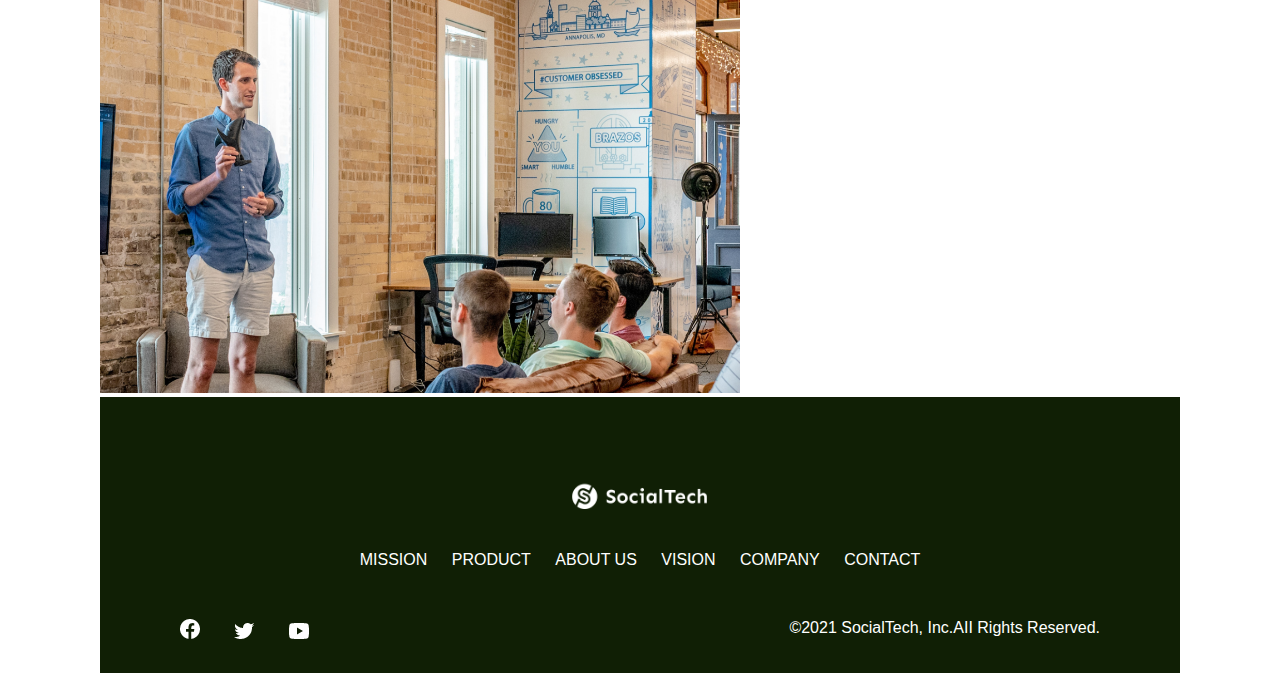
<file: kadai_tutorial_output/socialtech/product.html>
<!DOCTYPE html>
<html lang="ja">
<head>
  <meta charset="UTF-8">
  <meta name="viewport" content="width=device-width, initial-scale=1.0">
  <meta name="description" content="SocialTechの４つのプロダクトを紹介します">
  <title>SocialTech-PRODUCT プロダクト</title>
  <link rel="stylesheet" href="style.css">
</head>

<body>
  <!-ヘッダー-  -->
  <header>
    <!-- ロゴ -->
      <a href="index.html" id="logo"><img src="images/logo.png" alt="トップページに戻る"></a>

    <!--PC用ナビゲーション 　　　 -->
      <nav id="nav-pc">
        <a href="mission.html">MISSION</a>
        <a href="product.html">PRODUCT</a>
        <a href="index.html#about">ABOUT us</a>
        <a href="index.html#vision">VISION</a>
        <a href="index.html#company">COMPANY</a>
        <a href="index.html#contact">CONTACT</a>
      </nav>

      <!--スマホ用メニューボタン  -->
      <img id="menu-sp" src="images/button-menu.png" alt="ナビゲーションを開く" onclick="document.getElementById('nav-sp').style.display='block'">

      <!-- スマホ用ナビゲーション -->
      <nav id="nav-sp">
        <img id="close" src="images/button-close.png" alt="ナビゲーションを閉じる" onclick="document.getElementById('nav-sp').style.display='none'">
        <a id="logo-sp" href="index.html" onclick="document.getElementById('nav-sp').style.display='none'"><img src="images/logo-sp.png" alt="トップページに戻る"></a>  
        <a class="menu" href="mission.html" onclick="document.getElementById('nav-sp').style.display='none'">MISSION</a>      
        <a class="menu" href="product.html" onclick="document.getElementById('nav-sp').style.display='none'">PRODUCT</a>
        <a class="menu" href="index.html#aboutus" onclick="document.getElementById('nav-sp').style.display='none'">ABOUT US</a>
        <a class="menu" href="index.html#vision" onclick="document.getElementById('nav-sp').style.display='none'">VISION</a>
        <a class="menu" href="index.html#company" onclick="document.getElementById('nav-sp').style.display='none'">COMPANY</a>
        <a class="menu" href="index.html#contact" onclick="document.getElementById('nav-sp').style.display='none'">CONTACT</a>
      <div id="sns">
        <a href="https://www.facebook.com/sejuku2013"><img src="images/button-facebook.png" alt="Facebookのリンク"></a>
        <a href="https://www.Twitter.com/samuraijuku"><img src="images/button-twitter.png" alt="Twitterのリンク"></a>
        <a href="https://www.youtube.com/channel/UCCFOQO5aDK0xXam4cUQXT8g"><img src="images/button-youtube.png" alt="YouTubeのリンク"></a>
      </div>
      </nav>
  </header>
  <main>
    <article>
      <section id="product-main">
        <div id="product-tittle"> 
          <h1>PRODUCT</h1>
          <span>プロダクト</span>
          <div>TOP > PRODUCT </div>
        </div>
      </section>

      <section class="product-section01">
        <img src="images/product/product-mantoman.png" alt="PCでコードを書く男性">
        <div>
          <h2 class="product-h2">MAN TO MAN</h2>
          <h3 class="product-h3">プログラミング教育</h3>
          <p>2013年より日本で唯一の専属講師によるマンツーマンのプログラミングレッスンを開始。AI/人工知能コース・エンジニア転職コース・ウェブデザインコースを開設し、ICT教育全般のマンツーマン指導で誰もが生産的で働きがいのある職に付けるサポートをしています。
            私たちは、創業当初からプログラミングを教えるのみならず、人生を変える手助けがしたい。という想いを大切にしてきました。<br>ITに強くなりたい、エンジニアになりたい、アプリを作りたい。そんな方々の思いを一緒にかなえるスクールでありたいと。考えています。
            <br>小中学生や女性、障碍者向けのプログラムも用意し、質の高いICT教育をみんなに届けることで、貧困や不平等が無くなる社会を目指します。
          </p>
        </div>
      </section>
      <section class="product-section02">
      <div>
        <h2 class="product-h2">MEDIA</h2>
        <h3 class="product-h3">プログラミング学習メディア</h3>
        <p>2015年より「SocialTechBlog]としてオウンドメディアを設立し、2020年現在月間600万PVの日本最大級のプログラミング学習サイトへと成長しました。
          <br>新たにYouTubeチャンネルも開設し、無料で挫折せずにプログラミングを学べることを目指して、各チャネルで学習情報をやさしく発信。
          <br>独学でエンジニアを目指す人には無料で良質な記事や動画コンテンツを提供し、短時間でキャリアチェンジしたい人はマンツーマンレッスンを選択できるよう、各々の要望に合わせた学習機会を創出しています。
        </p>
      </div>
          <img src="images/product/product-media.png" alt="スマートフォンを操作する人">
        </section>

        <section class="product-section01">
          <img src="images/product/product-career.png" alt="笑顔で話し合う2人の男性">
        <div>
          <h2 class="product-h2">CAREER</h2>
          <h3 class="product-h3">人材紹介事業</h3>
          <p>「誰もがエンジニアになれる」を叶えるため未経験からエンジニアへ転職するまでの過程をサポートします。
              <br>エンジニア転職に特化した履歴書や職務経歴書の書き方、面接試験を行い、豊富な求人の中から最適なキャリア選択を支援。
              <br>転職希望者の目標に寄り添って強みやアピールポイントを整理し、転職活動を通して自身の成長を実感できるキャリア支援を行っています。
              <br>
          </p>
        </div>
        </section>
        <!-- <section class="product-section02"> -->
        <div>
          <h2 class="product-h2" >B2B</h2>
          <h3 class="product-h3">法人研修事業</h3>   
          <p>社員のスキルアップや、資格取得、福利厚生などを目的としたプログラミング法人研修を行っています。
          <br>実務経験が豊富なエンジニアが所属しているので、貴社の事業モデルに合わせた研修内容の提案が可能です。
          <br>既存社員からIT人材を生み出すことで、社会の変化に対応した企業作りをサポートし、持続的な経済成長を生み出します。
          </p>
        </div>    
        <img src="images/product/product-b2b.png" alt="講演中の男性とそれを聴く人々">
        </section>      
    </article>
    <footer>
      <div id="footer-logo">
        <img src="images/logo-sp.png" alt="SocialTech">
      </div>
      <div id="footer-link">
        <a href="mission.html">MISSION</a>
        <a href="product.html">PRODUCT</a>
        <a href="index.html#aboutus">ABOUT US</a>
        <a href="index.html#vision">VISION</a>
        <a href="index.html#company">COMPANY</a>
        <a href="index.html#contact">CONTACT</a>
      </div>
      <div id="sns-footer">
        <a href="https://www.facebook.com/sejuku2013"><img src="images/button-facebook.png" alt="Facebookのリンク"></a>
        <a href="https://www.Twitter.com/samuraijuku"><img src="images/button-twitter.png" alt="Twitterのリンク"></a>
        <a href="https://www.youtube.com/channel/UCCFOQO5aDK0xXam4cUQXT8g"><img src="images/button-youtube.png" alt="YouTubeのリンク"></a>
        <span id="copyright"> &copy;2021 SocialTech, Inc.AII Rights Reserved. </span>
      </div>
    </footer>
  </main>
  
</body>
</html>
</file>
<file: html-css-kadai_013/style.css>
/* PC、スマホ共通スタイル */
body {
  font-family: "Source Sans Pro", "Hiragino Kaku Gothic ProN", Meiryo, Arial,
    sans-serif;
}

p {
  font-size: 15px;
}

#main-visual>img {
  width: 100%;
}

/*================
PC用のスタイル 
=================*/
@media screen and (min-width: 768px) {
  /* 横幅設定 */
  body {
    max-width: 1080px;
    min-width: 960px;
    margin: 0 auto 0 auto;
  }

  /* ヘッダー */
  header {
    display: flex;
    justify-content: space-between;
  }

  /* ナビゲーションのレイアウト */
  #nav-pc {
    text-align: right;
    font-size: 14px;
    padding-top: 15px;
  }

  /* ナビゲーションのリンクの装飾設定 */
  #nav-pc>a {
    text-decoration: none;
    margin-left: 20px;
  }

  #nav-pc>a:link {
    color: #0d0d0d;
  }

  #nav-pc>a:visited {
    color: #0d0d0d;
  }

  #nav-pc>a:hover {
    color: #0d0d0d;
    text-decoration: underline;
  }

  #nav-pc>a:active {
    color: #0d0d0d;
  }

  #menu-sp{
    display: none;
  }

  #nav-sp{
    display: none;
  }

}


  /* SP用のスタイル */
  @media screen and (max-width: 767px){

  body{
    min-width: 375px;
    margin: 0;
  }

  #nav-pc{
    display: none;
  }

  #menu-sp{
    float: right;
    padding: 0;
  }

  #nav-sp{
    background-color: #ce933e;
    position: absolute;
    left: 0;
    top: 0;
    height: 100%;
    width: 100%;
    display: none;
    z-index: 100;
  }
 #close{
  position: absolute;
  top: 20px;
  right: 20px;
 }
 #logo-sp{
  margin: 80px 0 30px 20px;
 }
 #nav-sp > a{
  display: block;
 }
 #nav-sp > a:link{
  color: #ffffff;
 }
 #nav-sp > a:visited{
  color: #ffffff;
 }
 #nav-sp > a:hover{
  color: #ffffff;
  text-decoration: underline;
 }
 #nav-sp > a:active{
  color: #ffffff;
 }
 #nav-sp > .menu{
  text-decoration: none;
  display: block;
  margin: 0 20px 0 20px;
  height: 44px;
  font-size: 16px;
  background-image: url("images/arrow.png");
  background-repeat: no-repeat;
  background-position: right top;
}

 





}
</file>
<file: kadai_tutorial_output/socialtech/style.css>
/* PC スマホ共通スタイル */
body{
  font-family: "Source Sans Pro","Hiragino Kaku Gothic ProN",Meiryo,Arial,sans-serif;
}

p{
  font-size: 15px;
}

/* PC用スタイル */
@media screen and (min-width:768px) {
  

body{
  max-width: 1080px;
  min-width: 960px;
  margin: 0 auto 0 auto;
}

header{
  display: flex;
  justify-content: space-between;
}

#nav-pc{
  font-size: 14px;
  padding-top: 15px;
}

#nav-pc > a{
  text-decoration: none;
  margin-left: 20px;
}

#nav-pc > a:link{
  color: #0d0d0d;
}

#nav-pc > a:visited{
  color: #0d0d0d;
}

#nav-pc > a:hover{
  color: #0d0d0d;
  text-decoration: underline;
}

#nav-pc > a:active{
  color: #0d0d0d;
}  

#nav-sp,
#menu-sp{
  display: none;
}

#main-visual{
  position: relative;
  height: 400px;
}

#main-message{
  position: absolute;
  top: 0;
  left: 0;
  background-color: #2710d5;
  color: #ffffff;
  border-radius: 0 0 476Px 0;
  width: 100%;
  height: 100%;
  max-width: 620px;
  z-index: 11;
}

#main-message > h1{
  font-size: 60px;
  font-weight: bolder;
  margin: 100px 0px 0px 50px;
}

#main-message p{
  font-size: 28px;
  margin: 0 0 0 50px;
}

#main-visual img{
  max-width: 620px;
  position: absolute;
  top: 0;
  right: 0;
  border-radius: 476px 0 0 0 ;
  z-index: 10;
}

.index-h2{
  margin-top: 40px;
}

.index-h2::after{
  content: url("images/line.png");
  margin-left: 10px;
}

h3{
  font-size: 27px;
}

#mission{
  margin: 80px auto;
  width: 100%;
}

#mission-flex{
  width: 100%;
  display: flex
}

#mission-flex > div{
  width: 50%;
  margin: 20px 20px;
}
#mission-photo{
  width: 100%;
}

#s2dgs{
  width: 100%;
  margin-top: 50px;
}

/* プロダクト */
#product{
  background-color: #fafafa;
  margin: 80px 0 80px 0;
  padding: 10px 40px 0 40px;
}

#product >div{
  display: flex;
  margin-top: 40px;
}

#product-left{
  width: 50%;
  margin-right: 20px;
}

#product-right{
  width: 50%;
  margin-left: 20px;
  margin-top: 80px;
}

#product-left > div{
  position: relative;
  height: 480px;
  margin-right: 20px;
}

#product-right > div{
  position: relative;
  height: 480px;
  margin-left: 20px;
}

.product-photo{
  width: 100%;
}

.product-explain{
  background-color: #ffffff;
  position: absolute;
  left: 0;
  top: 280px;
  margin: 0 40px 0 40px;
  padding: 20px;
  box-shadow: 5px 5px 10px rgba(0,0,0,0.05);
}

.product-explain > span{
  color: #2710d5;
  font-weight: bold;
  font-size: 16px;
  margin: 0;
}

.product-explain > h3{
  font-size: 20px;
  margin: 5px 0 5px 0;
}

.product-explain > p{
  font-size: 14px;
  margin: 0;
}

#product-more{
  margin: 0 auto -50px auto;
}

/* ABOUT US */ 
#aboutus{
  margin: 80px auto 80px auto;
}

#aboutus > div{
  display: flex;
}

.culture-img{
  width: 100%;
  align-self: flex-start;
}

.culture-img2{
  width: 100%;
  margin-top: 50px;
}

.culture-table{
  margin-right: 50px;
}

.culture-num{
  font-size: 80px ;
  color: #2710d5;
  margin-right: 20px;
}

.culture-en{
  color: #2710d5;
  font-weight: bold;
  font-size: 24px;
  display: block;
}

.culture-jp{
  font-size: 28px;
  font-weight: bold;
}

.culture-description{
  margin: 0;
}

/* VISION */

#vision{
  margin: 80px auto 80px auto;
}

#vision > div{
  width: 100%;
  display: flex;
  justify-content: space-between;
  flex-wrap: wrap;
}

.vision-box{
  width: 300px;
  height: 300px;
  margin-bottom: 30px;
  position: relative;
}

.vision-box > img{
  width: 100%;
  height: auto;
  position: absolute;
  top: 0;
  left: 0;
  z-index: 30;
}

.vision-box > span{
  position: absolute;
  top: 0;
  left: 0;
  z-index: 31;
  margin: 0 20px 0 0;
}

.vision-box > span >h4{
  color: #2710d5;
  font-size: 19px;
  margin: 80px 0 0 0;
}

.vision-box > span >h5{
  font-size: 20px;
  margin: 0 0 0 0;
}

.vision-box > span > p{
  margin: 10px 0 0 0;
}

.vision-box > span > h4::first-letter{
  font-size: 40px;
}


#company{
  margin: 80px auto 80px auto;
}

#company-table{
  width: 100%;
}

.tableheader{
  text-align: left;
  padding: 20px;
  border-bottom-color:#2710d5 ;
  border-bottom-width:1px ; 
  border-bottom-style:solid ;
  width: 100px;
}

.tableheader-first{
  text-align: left;
  padding: 20px;
  border-bottom-color:#2710d5 ;
  border-bottom-width:1px ; 
  border-bottom-style:solid ;
  width: 100px;
  border-top-color:#2710d5 ;
  border-top-width: 1px;
  border-top-style:solid ;
}

.cell{
  padding: 30px;
  border-bottom-color:#ececec ;
  border-bottom-width: 1px; 
  border-bottom-style:solid ;
}

.cell-first{
  padding: 30px;
  border-bottom-color:#ececec ;
  border-bottom-width: 1px; 
  border-bottom-style:solid ;
  border-top-color:#ececec ;
  border-top-width: 1px;
  border-top-style:solid ; 
}

#company > iframe{
  width: 100%;
  height: 368px;
  margin-top: 40px;
}

/* お問い合わせ */

#contact{
  margin: 80px auto 80px auto;
}

#contact > form >div{
  display: flex;
  flex-direction: row;
  flex-wrap: wrap;
  padding-bottom: 30px;
}

.contact-heading{
  width: 240px;
  align-self: center;
}

.contact-label{
  font-weight: bold;
}

.contact-span{
  color: #ce2222;
  font-weight: bold;
  margin-left: 20px;
}

.contact-textbox{
  border-top: 0;
  border-left: 0;
  border-right: 0;
  border-bottom-width:1px ;
  border-bottom-color: #707070;
  border-bottom-style:solid ;
  background-color: #fafafa;
  width: 400px;
  height: 56px;
}

.contact-textarea{
  border-top: 0;
  border-left: 0;
  border-right: 0;
  border-bottom-width:1px ;
  border-bottom-color: #707070;
  border-bottom-style:solid ;
  background-color: #fafafa;
  width: 400px;
  height: 200px;
}

details{
  width: 700px;
}

details > div{
  background-color:#fafafa ;
  padding: 20pxS;
}

details > div >span{
  font-weight: bold;
}

footer{
  background-color: #101f05;
  text-align: center;
  padding: 80px 80px 30px 80px;
}

#footer-logo{
  margin-bottom: 30px;
}

#footer-link{
  margin-bottom: 50px;
}

#footer-link > a{
  text-decoration: none;
  margin: 10px;
}

#footer-link > a:link{
  color: #ffffff;
}

#footer-link > a:visited{
  color: #ffffff;
}

#footer-link > a:hover{
  color: #ffffff;
  text-decoration: underline;
}

#footer-link > a:active{
  color: #ffffff;
}

#sns-footer{
  text-align: left;
  width: 100%;
}

#sns-footer > a{
  margin-right: 30px;
}

#copyright{
  color: #ffffff;
  float: right;
}

#mission-main{
  height: 496px;
  width: 100%;
  background-image: url(images/mission/mission-main.png);
  background-repeat: no-repeat;
  background-position-y:center ;
}

#mission-title{
  background-color: #2710d5;
  width: 368px;
  color: #ffffff;
  height: 496px;
  border-radius: 0 248px 248px 0;
  position: relative;
}

#mission-title > h1{
  position: absolute;
  top: 0;
  left: 100px;
  font-size: 80px;
}

#mission-title > span {
  position: absolute;
  top: 200px;
  left: 100px;
  font-size: 26px;
}

#mission-title > div {
  position: absolute;
  top: 350px;
  left: 100px;
  font-size: 16px;
}

#mission-s2dgs {
  width: 100%;
  margin: 20px;
}

.mission-h2{
  color: #2710d5;
}

.mission-h2::after{
  content: none;
}

#mission-5goals {
  margin: 20px;
  display: flex;
}

#mission-5goals > div{
  flex-grow: 1;
  padding: 20px;
}

#mission-5goals > div >div {
  margin-bottom: 40px;
}

.fivegoals-image-right{
  float: right;
  margin: 20px;
}

.fivegoals-image-left{
  float: left;
  margin: 20px;
}

.fivegoals-number{
  color: #2710d5;
  font-size: 48px;
  margin: 0 ;
}

.fivegoals-h3{
  font-size: 28px;
  margin: 0;
}

.fivegoals-p{
  margin: 0;
}

/* mission.html用スタイル */
/* ミッションのメインビジュアル */

#mission-main{
  height: 496px;
  width: 100%;
  background-image: url(images/mission/mission-main.png);
  background-repeat: no-repeat;
  background-position-y:center ;
}

#mission-title{
  background-color: #2710d5;
  width: 368px;
  color: #ffffff;
  height: 496px;
  border-radius: 0 248px 248px 0;
  position: relative;
}

#mission-title > h1{
  position: absolute;
  top: 0;
  left: 100px;
  font-size: 80px;
}

#mission-title > span {
  position: absolute;
  top: 200px;
  left: 100px ;
  font-size: 26px;
}

#mission-title > div {
  position: absolute;
  top: 350px;
  left: 100px;
  font-size: 16px;
}


/* セクション１ */
.product-section01{
  position: relative;
  margin: 20px;
  height: 340px;  
}

.product-section01 > img{
  position: absolute;
  top: 0;
  left: 0;
  width: 450px;
  margin: 0 40px 30px 0;
  border-radius: 0 432px 0 0;
}

.product-section01 > div{
  position: absolute;
  top: 0;
  left: 480px;
}

/* セクション２ */
.product-section02 {
  position: relative;
  margin: 20px;
  height: 340px;
}
.product-section02 > img{
  position: absolute;
  top: 0;
  right: 0;
  width: 450px;
  margin: 0 0 30px 40px;
  border-radius: 432px 0 0 0 ;
}
.product-section02 > div{
  width: 500px;
  position: absolute;
  top: 0;
  left: 0;
}
.product-h2{
  color: #2710d5;
  font-style: 24px ;
  margin: 0;
}
.product-h3{
  font-size: 28px;
  margin: 0;
}

#product-main{
  height: 256px;
  width: 100%;
  background-image: url("images/product/product-main.png");
  background-repeat: no-repeat;
  background-position-y:center ;
  background-size: auto 208px;
}

#product-tittle{
  background-color: #2710d5;
  width: 136px;
  color: #ffffff;
  height: 256px;
  border-radius: 0 248px 248px 0;
  position: relative;
}

#product-tittle > h1{
  position: absolute;
  top: 0;
  left: 20px;
  font-size: 40px;
}

#product-tittle > span {
  position: absolute;
  top: 110px;
  left: 20px;
  font-size: 18px;
}

#product-tittle > div {
  position: absolute;
  top: 180px;
  left: 20px;
  font-size: 13px;
}


}
/* スマートフォン用スタイル */
@media screen and (max-width:767px) {
  body{
    min-width: 375px;
    margin: 0;
  }

  /*PC用ナビゲーション非表示  */
  #nav-pc{
    display: none;
  }

  #menu-sp{
    float: right;
    padding: 0;
  }

  /* スマホ用ナビゲーションの表示切替 */
  /* 初期状態、レイアウトと非表示設定 */
  #nav-sp{
    background-color: #2710d5;
    position: absolute;
    left: 0;
    top: 0;
    height: 100%;
    width: 100%;
    /* display: none; */
    z-index: 100;
  }

  /* ×ボタン */
  #close{
    position: absolute;
    top: 20px;
    right: 20px;
  }

  /*  ナビゲーションメニュ－用ロゴ */
  #logo-sp{
    margin: 80px 0 30px 20px;
  }

  /* ナビゲーションのリンク装飾設定 */
  #nav-sp > a{
    display: block;
  }

#nav-sp > a:link{
  color: #ffffff;
}

#nav-sp > a:visited{
  color: #ffffff;
}

#nav-sp > a:hover{
  color: #ffffff;
  text-decoration: underline;
}

#nav-sp > a:active{
  color: #ffffff;
}

#nav-sp > .menu{
  text-decoration: none;
  display: block;
  margin: 0 20px 0 20px; 
  height: 44px;
  font-size: 16px;
  background-image: url("images/arrow.png");
  background-repeat: no-repeat;
  background-position: right top; 
}
#sns{
  position: absolute;
  bottom: 20px;
  left: 20px;
}
#sns > a{
  margin-right: 30px;
}
/* メインビジュアル */
#main-visual{
  position: relative;
  height: 470px;
  width: 100%;
  overflow: hidden;
}
#main-visual > div{
  position: absolute;
  top: 0;
  left: 0;
  background-color: #2710d5;
  color: white;
  border-radius: 0 0 476px 0;
  text-align: center;
  height: 280px;
  width: 100%;
  z-index: 11;
}
#main-visual > div >h1{
  font-size: 28px;
  margin: 90px 0 0 0;
}
#main-visual > div > p{
  margin: 0;
}
#main-visual > img{
  width: 100%;
  border-radius: 476px 0 0 0 ;
  z-index: 10;
  position: absolute;
  bottom: 0;
  right: 0;
}

h2::after{
  content: url("images/line.png");
  margin-left: 10px;
}

h3{
  font-size: 24px;
  margin: 10px 0 0 0;
}

#mission{
  margin: 20px;
}

#mission-photo{
  width: 100%;
}

#s2dgs{
  width: 100%;
}

#product{
  background-color: #fafafa;
  padding-top: 10px;
}

#product h2{
  margin-left: 20px;
}

#product-left,
#product-right{
  margin-right: 20px;
  margin-left: 20px;
}

#product-left > div,
#product-right > div{
  position: relative;
  height: 540px;
}

.product-explain{
  background-color: #ffffff;
  position: absolute;
  left: 0;
  bottom: 50px;
  padding: 20px;
  box-shadow: 5px 5px 10px rgba(0,0,0,0.05);
}

.product-explain > span{
  color: #2710d5;
  font-weight: bold;
  font-size: 16px;
  margin: 0px;
}

.product-explain > h3 {
  margin: 10px 0 10px 0;
}

.product-photo {
 width: 100%;
}

#product-more > img {
  margin: 0 0 -42px 20px;
}

#aboutus{
  margin: 80px 20px 80px 20px;
}

#aboutus > div{
  display: flex;
  flex-direction: column;
}

.culture-table{
  width: 100%;
  padding-right: 20px;
  order: 2;
}

.culture-img{
  width: 100%;
  order: 1;
}

.culture-img2{
  width: 100%;
}

.culture-num{
  font-size: 80px;
  color: #2710d5;
}

.culture-en{
  color: #2710d5;
  font-weight: bolder;
  font-size: 24px;
  display: block;
}

.culture-jp{
  display: block;
}

.culture-description{
  margin: 0;
}

/* ビジョン */
#vision{
  margin: 80px 20px 80px  20px;
}

.vision-box{
  width: 300px;
  height: 300px;
  margin-bottom: 30px;
  position: relative;
}

.vision-box > img{
  width: 100%;
  height: auto;
  position: absolute;
  top: 0;
  left: 0;
  z-index: 30;
}

.vision-box > span{
  position: absolute;
  top: 0;
  left: 0;
  z-index: 31;
  margin-right: 20px;
}

.vision-box > span >h4{
  color: #2710d5;
  font-size: 19px;
  margin: 60px 0 0 0 ;
}

.vision-box > span >h5{
  font-size: 20px;
  margin: 0 0 0 0 ;
}

.vision-box > span > p{
  margin: 10px 0 0 0 0;
}

#company{
  margin: 0 20px 0 20px;
}

#company > h3{
  margin-bottom: 20px; 
}

#company > table{
  width: 100%;
}

.tableheader-first{
  text-align: left;
  padding: 20px;
  /* border-bottom-color:#2710d5 ; */
  /* border-bottom-width: 1px;  */
  border-bottom: 1px #2710d5 solid;
  /* border-top-color: #2710d5;
  border-top-width: 1px;
  border-top-style: solid;  */
  border-top: 1px #2710d5 solid;
}

.tableheader{
  text-align: left;
  padding: 20px;
  border-bottom-color:#2710d5 ;
  border-bottom-width: 1px; 
  border-bottom-style:solid ;
  width: 50%;
}

.cell{
  padding: 20px;
  border-bottom-color:#ececec ;
  border-bottom-width: 1px;
  border-bottom-style: solid;
}

.cell-first{
  padding: 20px;
  border-bottom-color:#ececec ;
  border-bottom-width: 1px;
  border-bottom-style: solid;
  border-top-color:#ececec ;
  border-top-width: 1px;
  border-top-style:solid ;
}

#company > iframe{
  width: 100%;
  height: 240px;
  margin: 40px 0 0 0;
}

#contact{
  margin: 80px 20px 80px 20px;
}

#contact > h3{
  margin-bottom: 20px;
}

#contact > form > div{
  margin-bottom: 20px;
}

.contact-heading{
  margin-bottom: 20px;
}

.contact-label{
  font-weight: bold;
}

.contact-span{
  color: #ce2222;
  margin: 0 0 0 20px;
  font-weight: bold;
}

.contact-textbox{
  height: 56px;
  border-top: 0;
  border-left: 0;
  border-right: 0;
  background-color: #fafafa;
  border-bottom-color:#707070 ;
  border-bottom-width:1px ;
  border-bottom-style: solid;
  min-width: 300px;
  width: 100%;
}

.contact-textarea{
  height: 150px;
  border-top: 0;
  border-left: 0;
  border-right: 0;
  background-color: #fafafa;
  width: 100%;
}

.radiobutton{
  margin: 0 0 20px 0;
}

.radiobutton + label::after{
  content: "\A";
  white-space: pre;
}

footer{
  background-color: #0d0d0d;
  padding: 30px 20px 50px 20px;
}

#footer-link > a{
  text-decoration: none;
  margin: 0 20px 30px 0;
  display: block;
  background-image: url(images/arrow.png);
  background-repeat: no-repeat;
  background-position: right top;
}

#footer-link > a:link{
  color: #ffffff;
}

#footer-link > a:visited{
  color: #ffffff;
}

#footer-link > a:hover{
  color: #ffffff;
  text-decoration: underline;
}

#footer-link > a:active{
  color: #ffffff;
}

#sns-footer > a{
  margin: 0 30px 0 0;
}

#copyright {
  font-style: 12px ;
  display: block;
  margin-top: 30px;
  color: #ffffff;
}

/* mission.html用スイタイル */
/* ミッションのメインビジュアル */
#mission-main{
  height: 256px;
  width: 100%;
  background-image: url(images/mission/mission-main.png);
  background-position-y: center;
  background-size:auto 208px;
  background-repeat: no-repeat;
}

#mission-title{
  background-color: #2710d5;
  width: 136px;
  color: #ffffff;
  height: 256px;
  border-radius: 0 248px 248px 0;
  position: relative;
}

#mission-title > h1 {
  position: absolute;
  top: 0;
  left: 20px;
  font-size: 40px;
}

#mission-title > span {
  position: absolute;
  top: 110px;
  left: 20px;
  font-size: 18px;
}

#mission-title > div {
  position: relative;
  top: 180px;
  left: 20px;
  font-size: 13px;
}

#mission-s2dgs {
  margin: 20px;
}

.mission-h2 {
  color: #2710d5;
  font-size: 38px;
}

.mission-h2::after{
  content: none;
}

.mission-s2dgs{
  width: 100%;
}

#mission-5goals{
  margin: 20px 20px 20px 20px;
}

mission-5goals > div > div{
  margin: 0 0 40px 0;
}

#s2dgs-image{
  width: 100%;
}

.fivegoals-image-right{
  margin: 20px auto 20px auto;
  display: block;
}

.fivegoals-image-left{
  margin: 20px auto 20px auto ;
  display: block;
}

.fivegoals-number{
  color: #2710d5;
  font-size: 48px;
  margin: 0;
}

.fivegoals-h3{
  font-size: 28px;
  margin: 0;
}

.fivegoals-p{
  margin: 0 ;
}

/* プロダクトページ */
#product-main{
  height: 256px;
  width: 100%;
  background-image: url("images/product/product-main.png");
  background-repeat: no-repeat;
  background-position-y: center;
  background-size: auto 208px;
}

#product-tittle{
  background-color: #2710d5;
  width: 136px;
  color: #ffffff;
  height: 256px;
  border-radius: 0 248px 248px 0;
  position: relative;
}

#product-tittle > h1 {
  position: absolute;
  top: 0;
  left: 20px;
  font-size: 40px;
}

#product-tittle > span{
  position: absolute;
  top: 110px;
  left: 20px;
  font-size: 18px;
}

#product-tittle > div{
  position: absolute;
  top: 180px;
  left: 20px;
  font-size: 13px;
}

.product-section01{
  margin: 20px;
}

.product-section01 > img{
  width: 100%;
  border-radius: 0 300px 0 0 ;
}

.product-section02{
  margin: 20px;
  display: flex;
  flex-direction: column;
}

.product-section02 > img{
  order: 1;
  width: 100%;
  border-radius: 300px 0 0 0;
}

.product-section02 >div{
  order: 2;
}

.product-h2{
  color: #2710d5;
  font-size: 24px;
  margin: 0;
}

.product-h3{
  font-size: 28px;
  margin: 0;
}












}


































































}
</file>
